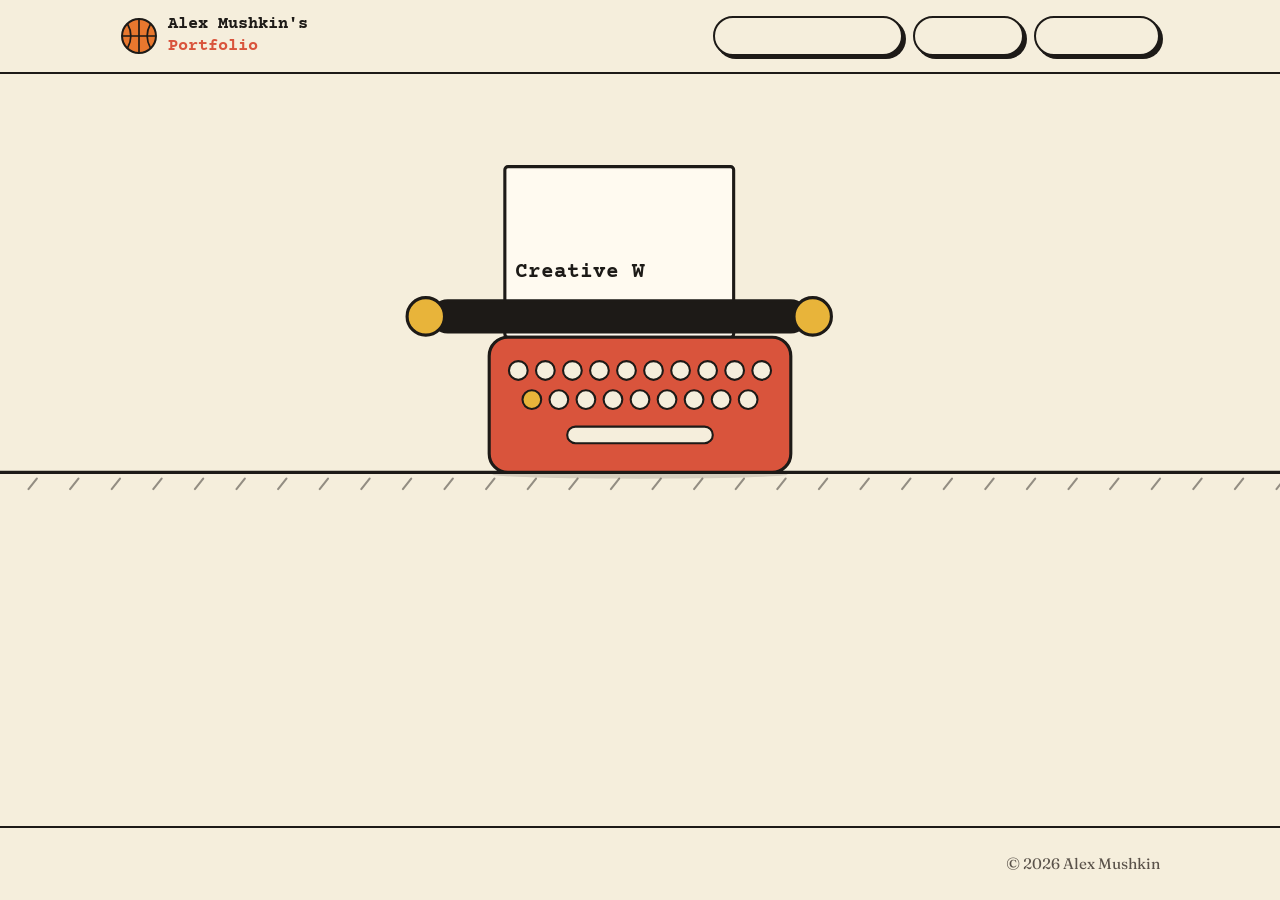
<file: index.html>
<!doctype html>
<html lang="en">
<head>
  <meta charset="utf-8">
  <meta name="viewport" content="width=device-width, initial-scale=1">
  <link rel="preconnect" href="https://fonts.googleapis.com">
  <link rel="preconnect" href="https://fonts.gstatic.com" crossorigin>
  <link href="https://fonts.googleapis.com/css2?family=Courier+Prime:wght@700&family=Fraunces:opsz,wght@9..144,400;9..144,600;9..144,700;9..144,800;9..144,900&family=Newsreader:ital,opsz,wght@0,6..72,400;0,6..72,500;1,6..72,400&display=swap" rel="stylesheet">
  <link rel="stylesheet" href="css/styles.css?v=27">
  <title>Alex Mushkin's Portfolio</title>
</head>
<body>
  <div id="site-header"></div>

  <main>
    <section class="hero">
      <!-- The title shows in the header; this copy is for screen readers and search engines. -->
      <h1 class="visually-hidden">Alex Mushkin's Portfolio</h1>

      <div class="stage-area">
        <!-- Drawn and animated by js/hero-animation.js -->
        <svg id="stage" class="stage" viewBox="0 0 1000 420" role="img" tabindex="0"
             aria-label="A typewriter types Creative Writing, Sports and Projects; scissors cut them out and they float up into the menu. A stick figure dribbles the typewriter until it turns into a basketball, then hops down into the footer, still dribbling. Click to pause.">
          <g id="scene">
            <line id="ground" class="ink" x1="-3000" y1="360" x2="4000" y2="360"/>
            <g id="ground-ticks"></g>

            <ellipse id="ball-shadow" class="shadow" cx="500" cy="362" rx="20" ry="4"/>

            <!-- typewriter -->
            <g id="tw-paper">
              <rect class="ink paper" x="390" y="66" width="220" height="164" rx="3"/>
              <text id="tw-line1" class="typed" x="400" y="172"></text>
              <text id="tw-line2" class="typed" x="400" y="198"></text>
              <text id="tw-line3" class="typed" x="400" y="224"></text>
            </g>
            <g id="tw-roller">
              <rect class="ink roller" x="320" y="195" width="360" height="30" rx="15"/>
              <circle class="ink knob" cx="314" cy="210" r="18"/>
              <circle class="ink knob" cx="686" cy="210" r="18"/>
            </g>
            <rect id="tw-body" class="ink" x="355" y="230" width="290" height="130" rx="18"/>
            <g id="tw-keys"></g>

            <!-- stick figure -->
            <g id="figure" class="figure">
              <polyline id="arm-back"/>
              <polyline id="leg-back"/>
              <line id="torso"/>
              <polyline id="leg-front"/>
              <circle id="head" r="13"/>
              <circle id="eye-l" class="eye" r="1.8"/>
              <circle id="eye-r" class="eye" r="1.8"/>
              <polyline id="arm-front"/>
            </g>

            <!-- ball (appears once the typewriter finishes morphing) -->
            <g id="ball">
              <circle class="ink ball-fill" r="25"/>
              <path class="seam" d="M0,-25V25M-25,0H25M-17,-18Q-7,0 -17,18M17,-18Q7,0 17,18"/>
            </g>
          </g>
        </svg>

        <!-- Bio, shown once the animation ends -->
        <div id="after-shot" class="after-shot">
          <div class="wrap">
            <p class="bio">I am currently pursuing a master's in Sports Industry Management at Georgetown University. I like operating at the cross-section of art, athletics, and technology and want to build something meaningful in these spaces.</p>
          </div>
        </div>
      </div>
    </section>
  </main>

  <div id="site-footer"></div>
  <script src="js/site.js?v=27"></script>
  <script src="js/quirks.js?v=27"></script>
  <script src="js/hero-animation.js?v=27"></script>
</body>
</html>
</file>
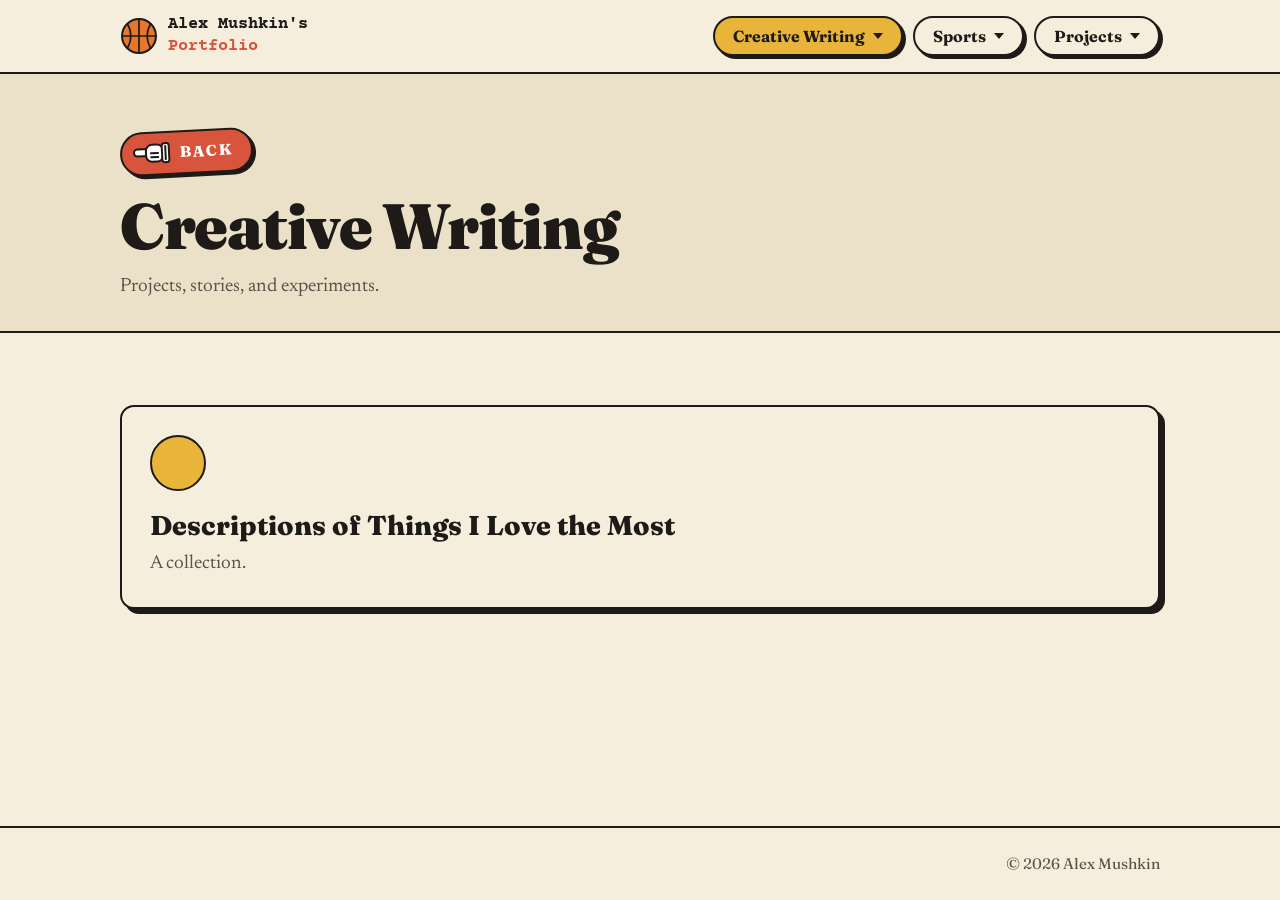
<file: creative-writing.html>
<!doctype html>
<html lang="en">
<head>
  <meta charset="utf-8">
  <meta name="viewport" content="width=device-width, initial-scale=1">
  <link rel="preconnect" href="https://fonts.googleapis.com">
  <link rel="preconnect" href="https://fonts.gstatic.com" crossorigin>
  <link href="https://fonts.googleapis.com/css2?family=Courier+Prime:wght@700&family=Fraunces:opsz,wght@9..144,400;9..144,600;9..144,700;9..144,800;9..144,900&family=Newsreader:ital,opsz,wght@0,6..72,400;0,6..72,500;1,6..72,400&display=swap" rel="stylesheet">
  <link rel="stylesheet" href="css/styles.css?v=27">
  <title>Creative Writing · Alex Mushkin's Portfolio</title>
</head>
<body>
  <div id="site-header"></div>

  <main>
    <header class="page-head">
      <div class="wrap">
        <h1>Creative Writing</h1>
        <p>Projects, stories, and experiments.</p>
      </div>
    </header>

    <section class="page-body">
      <div class="wrap">
        <div class="cards">
          <a class="card" href="descriptions-of-things-i-love-the-most.html">
            <div class="swatch swatch-mustard"></div>
            <h3>Descriptions of Things I Love the Most</h3>
            <p>A collection.</p>
          </a>
        </div>
      </div>
    </section>
  </main>

  <div id="site-footer"></div>
  <script src="js/site.js?v=27"></script>
  <script src="js/quirks.js?v=27"></script>
</body>
</html>
</file>
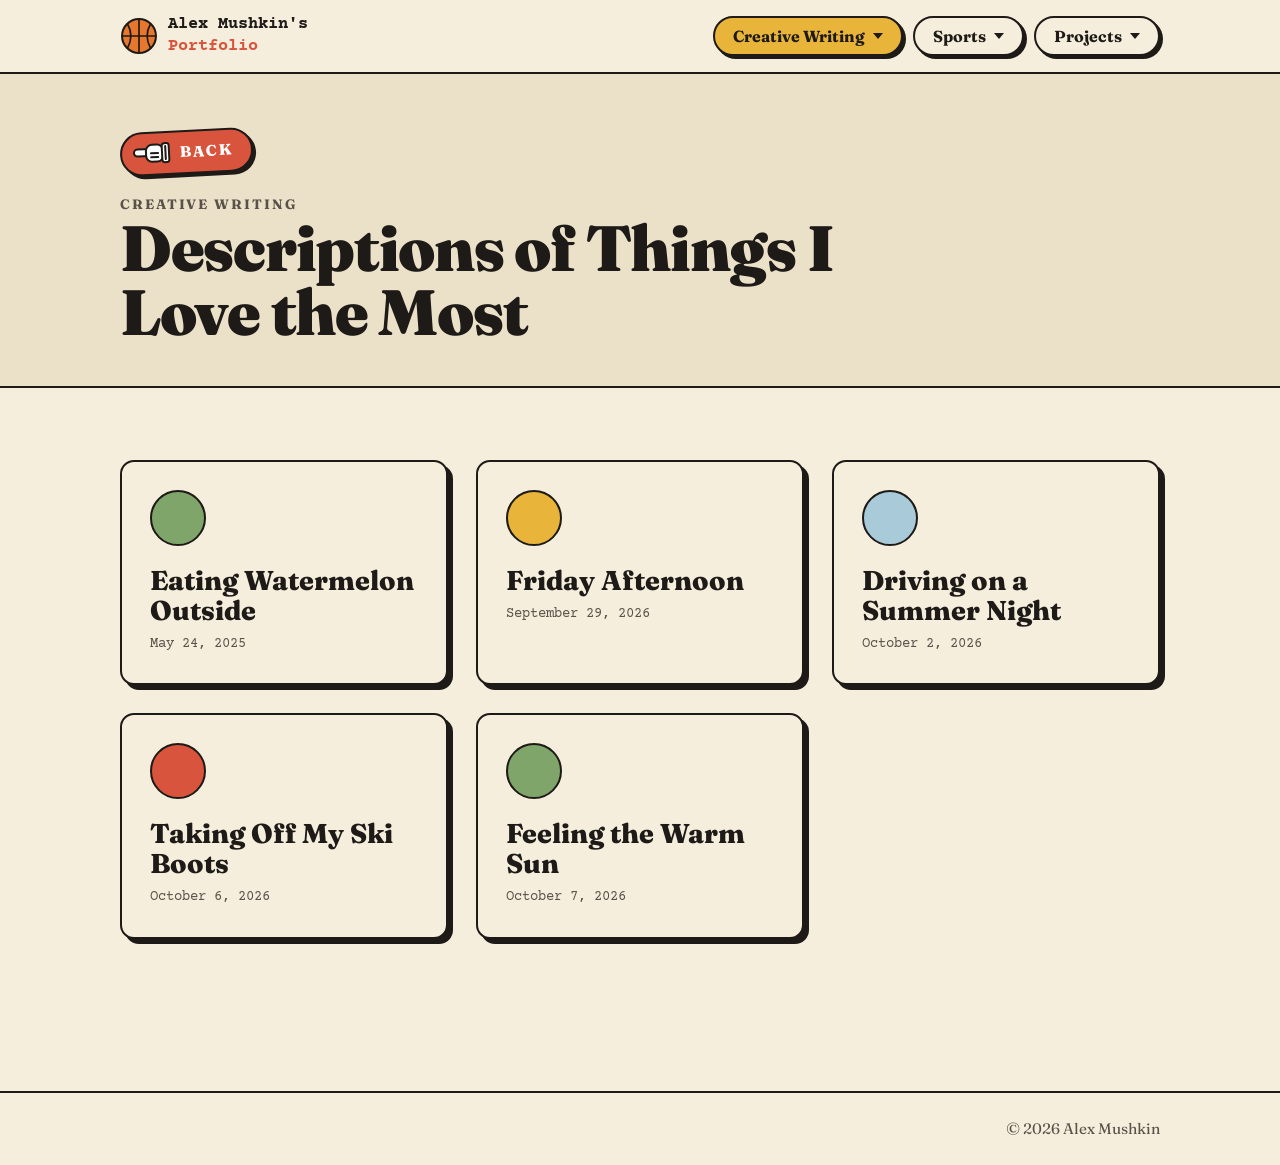
<file: descriptions-of-things-i-love-the-most.html>
<!doctype html>
<html lang="en">
<head>
  <meta charset="utf-8">
  <meta name="viewport" content="width=device-width, initial-scale=1">
  <link rel="preconnect" href="https://fonts.googleapis.com">
  <link rel="preconnect" href="https://fonts.gstatic.com" crossorigin>
  <link href="https://fonts.googleapis.com/css2?family=Courier+Prime:wght@700&family=Fraunces:opsz,wght@9..144,400;9..144,600;9..144,700;9..144,800;9..144,900&family=Newsreader:ital,opsz,wght@0,6..72,400;0,6..72,500;1,6..72,400&display=swap" rel="stylesheet">
  <link rel="stylesheet" href="css/styles.css?v=27">
  <title>Descriptions of Things I Love the Most · Alex Mushkin's Portfolio</title>
</head>
<body>
  <div id="site-header"></div>

  <main>
    <header class="page-head">
      <div class="wrap">
        <p class="eyebrow"><a href="creative-writing.html">Creative Writing</a></p>
        <h1>Descriptions of Things I Love the Most</h1>
      </div>
    </header>

    <section class="page-body">
      <div class="wrap">
        <div class="cards">
          <a class="card" href="eating-watermelon-outside.html">
            <div class="swatch swatch-grass"></div>
            <h3>Eating Watermelon Outside</h3>
          </a>
          <a class="card" href="friday-afternoon.html">
            <div class="swatch swatch-mustard"></div>
            <h3>Friday Afternoon</h3>
          </a>
          <a class="card" href="driving-on-a-summer-night.html">
            <div class="swatch swatch-sky"></div>
            <h3>Driving on a Summer Night</h3>
          </a>
          <a class="card" href="taking-off-my-ski-boots.html">
            <div class="swatch swatch-tomato"></div>
            <h3>Taking Off My Ski Boots</h3>
          </a>
          <a class="card" href="feeling-the-warm-sun.html">
            <div class="swatch swatch-grass"></div>
            <h3>Feeling the Warm Sun</h3>
          </a>
        </div>
      </div>
    </section>
  </main>

  <div id="site-footer"></div>
  <script src="js/site.js?v=27"></script>
  <script src="js/quirks.js?v=27"></script>
</body>
</html>
</file>
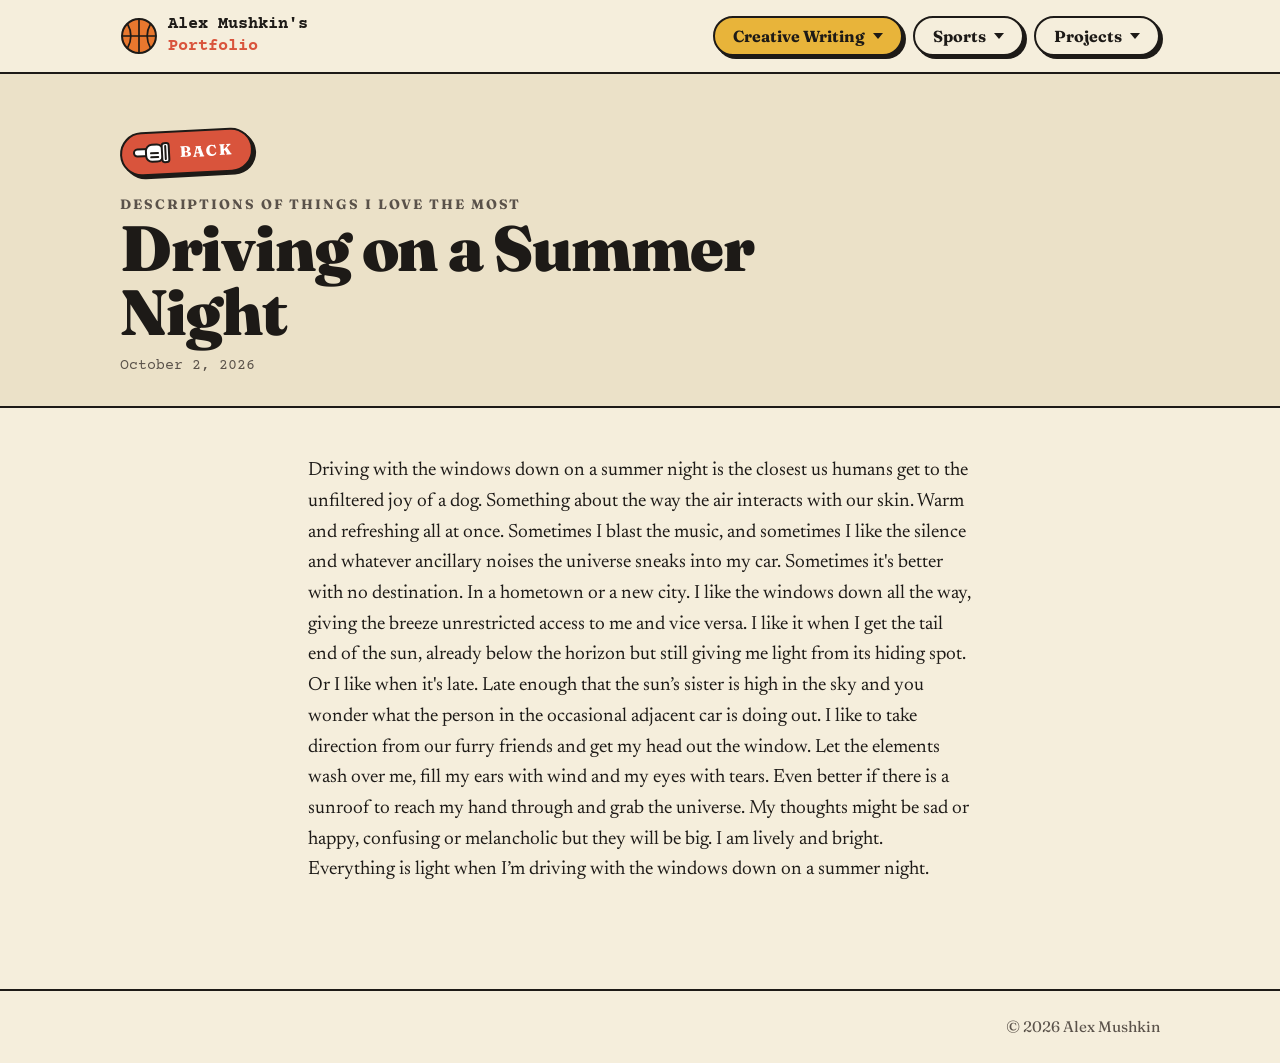
<file: driving-on-a-summer-night.html>
<!doctype html>
<html lang="en">
<head>
  <meta charset="utf-8">
  <meta name="viewport" content="width=device-width, initial-scale=1">
  <link rel="preconnect" href="https://fonts.googleapis.com">
  <link rel="preconnect" href="https://fonts.gstatic.com" crossorigin>
  <link href="https://fonts.googleapis.com/css2?family=Courier+Prime:wght@700&family=Fraunces:opsz,wght@9..144,400;9..144,600;9..144,700;9..144,800;9..144,900&family=Newsreader:ital,opsz,wght@0,6..72,400;0,6..72,500;1,6..72,400&display=swap" rel="stylesheet">
  <link rel="stylesheet" href="css/styles.css?v=27">
  <title>Driving on a Summer Night · Alex Mushkin's Portfolio</title>
</head>
<body>
  <div id="site-header"></div>

  <main>
    <header class="page-head">
      <div class="wrap">
        <p class="eyebrow"><a href="descriptions-of-things-i-love-the-most.html">Descriptions of Things I Love the Most</a></p>
        <h1>Driving on a Summer Night</h1>
      </div>
    </header>

    <article class="page-body">
      <div class="wrap prose">
        <p>Driving with the windows down on a summer night is the closest us humans get to the unfiltered joy of a dog. Something about the way the air interacts with our skin. Warm and refreshing all at once. Sometimes I blast the music, and sometimes I like the silence and whatever ancillary noises the universe sneaks into my car. Sometimes it's better with no destination. In a hometown or a new city. I like the windows down all the way, giving the breeze unrestricted access to me and vice versa. I like it when I get the tail end of the sun, already below the horizon but still giving me light from its hiding spot. Or I like when it's late. Late enough that the sun’s sister is high in the sky and you wonder what the person in the occasional adjacent car is doing out. I like to take direction from our furry friends and get my head out the window. Let the elements wash over me, fill my ears with wind and my eyes with tears. Even better if there is a sunroof to reach my hand through and grab the universe. My thoughts might be sad or happy, confusing or melancholic but they will be big. I am lively and bright. Everything is light when I’m driving with the windows down on a summer night.</p>
      </div>
    </article>
  </main>

  <div id="site-footer"></div>
  <script src="js/site.js?v=27"></script>
  <script src="js/quirks.js?v=27"></script>
</body>
</html>
</file>
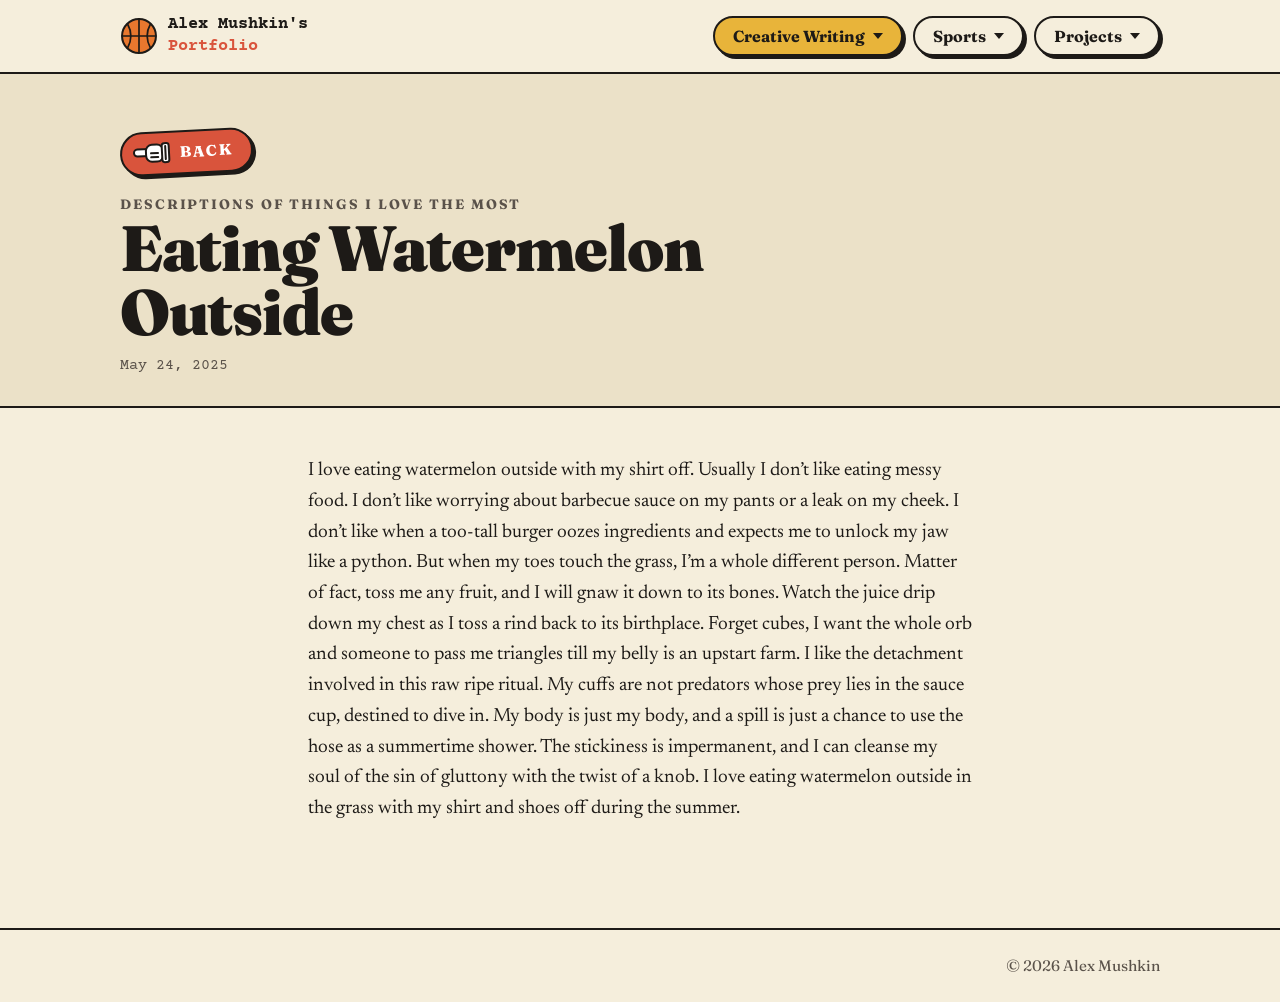
<file: eating-watermelon-outside.html>
<!doctype html>
<html lang="en">
<head>
  <meta charset="utf-8">
  <meta name="viewport" content="width=device-width, initial-scale=1">
  <link rel="preconnect" href="https://fonts.googleapis.com">
  <link rel="preconnect" href="https://fonts.gstatic.com" crossorigin>
  <link href="https://fonts.googleapis.com/css2?family=Courier+Prime:wght@700&family=Fraunces:opsz,wght@9..144,400;9..144,600;9..144,700;9..144,800;9..144,900&family=Newsreader:ital,opsz,wght@0,6..72,400;0,6..72,500;1,6..72,400&display=swap" rel="stylesheet">
  <link rel="stylesheet" href="css/styles.css?v=27">
  <title>Eating Watermelon Outside · Alex Mushkin's Portfolio</title>
</head>
<body>
  <div id="site-header"></div>

  <main>
    <header class="page-head">
      <div class="wrap">
        <p class="eyebrow"><a href="descriptions-of-things-i-love-the-most.html">Descriptions of Things I Love the Most</a></p>
        <h1>Eating Watermelon Outside</h1>
      </div>
    </header>

    <article class="page-body">
      <div class="wrap prose">
        <p>I love eating watermelon outside with my shirt off. Usually I don’t like eating messy food. I don’t like worrying about barbecue sauce on my pants or a leak on my cheek. I don’t like when a too-tall burger oozes ingredients and expects me to unlock my jaw like a python. But when my toes touch the grass, I’m a whole different person. Matter of fact, toss me any fruit, and I will gnaw it down to its bones. Watch the juice drip down my chest as I toss a rind back to its birthplace. Forget cubes, I want the whole orb and someone to pass me triangles till my belly is an upstart farm. I like the detachment involved in this raw ripe ritual. My cuffs are not predators whose prey lies in the sauce cup, destined to dive in. My body is just my body, and a spill is just a chance to use the hose as a summertime shower. The stickiness is impermanent, and I can cleanse my soul of the sin of gluttony with the twist of a knob. I love eating watermelon outside in the grass with my shirt and shoes off during the summer.</p>
      </div>
    </article>
  </main>

  <div id="site-footer"></div>
  <script src="js/site.js?v=27"></script>
  <script src="js/quirks.js?v=27"></script>
</body>
</html>
</file>
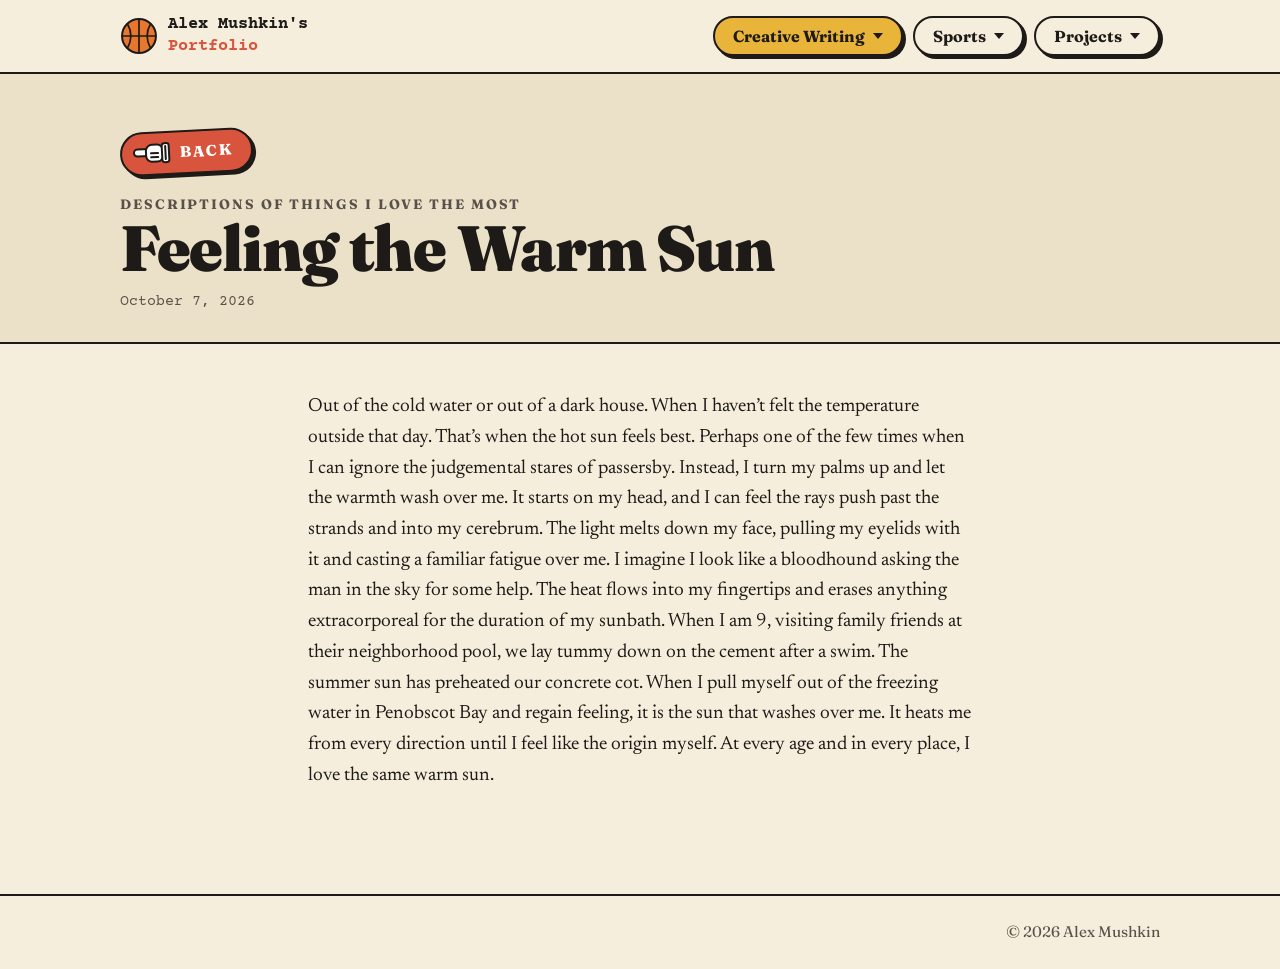
<file: feeling-the-warm-sun.html>
<!doctype html>
<html lang="en">
<head>
  <meta charset="utf-8">
  <meta name="viewport" content="width=device-width, initial-scale=1">
  <link rel="preconnect" href="https://fonts.googleapis.com">
  <link rel="preconnect" href="https://fonts.gstatic.com" crossorigin>
  <link href="https://fonts.googleapis.com/css2?family=Courier+Prime:wght@700&family=Fraunces:opsz,wght@9..144,400;9..144,600;9..144,700;9..144,800;9..144,900&family=Newsreader:ital,opsz,wght@0,6..72,400;0,6..72,500;1,6..72,400&display=swap" rel="stylesheet">
  <link rel="stylesheet" href="css/styles.css?v=27">
  <title>Feeling the Warm Sun · Alex Mushkin's Portfolio</title>
</head>
<body>
  <div id="site-header"></div>

  <main>
    <header class="page-head">
      <div class="wrap">
        <p class="eyebrow"><a href="descriptions-of-things-i-love-the-most.html">Descriptions of Things I Love the Most</a></p>
        <h1>Feeling the Warm Sun</h1>
      </div>
    </header>

    <article class="page-body">
      <div class="wrap prose">
        <p>Out of the cold water or out of a dark house. When I haven’t felt the temperature outside that day. That’s when the hot sun feels best. Perhaps one of the few times when I can ignore the judgemental stares of passersby. Instead, I turn my palms up and let the warmth wash over me. It starts on my head, and I can feel the rays push past the strands and into my cerebrum. The light melts down my face, pulling my eyelids with it and casting a familiar fatigue over me. I imagine I look like a bloodhound asking the man in the sky for some help. The heat flows into my fingertips and erases anything extracorporeal for the duration of my sunbath. When I am 9, visiting family friends at their neighborhood pool, we lay tummy down on the cement after a swim. The summer sun has preheated our concrete cot. When I pull myself out of the freezing water in Penobscot Bay and regain feeling, it is the sun that washes over me. It heats me from every direction until I feel like the origin myself. At every age and in every place, I love the same warm sun.</p>
      </div>
    </article>
  </main>

  <div id="site-footer"></div>
  <script src="js/site.js?v=27"></script>
  <script src="js/quirks.js?v=27"></script>
</body>
</html>
</file>
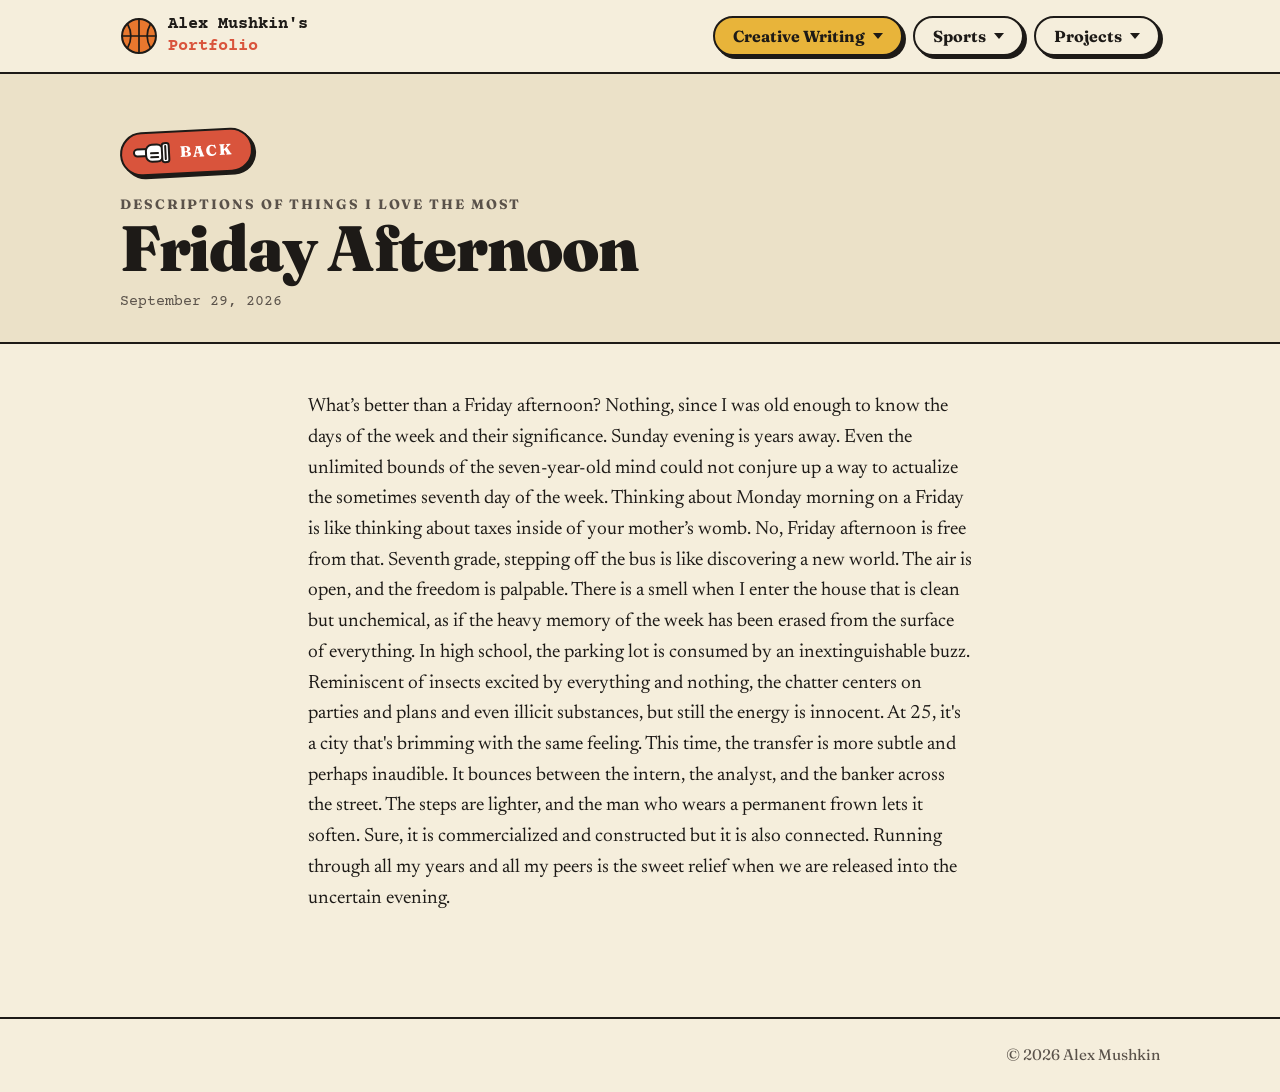
<file: friday-afternoon.html>
<!doctype html>
<html lang="en">
<head>
  <meta charset="utf-8">
  <meta name="viewport" content="width=device-width, initial-scale=1">
  <link rel="preconnect" href="https://fonts.googleapis.com">
  <link rel="preconnect" href="https://fonts.gstatic.com" crossorigin>
  <link href="https://fonts.googleapis.com/css2?family=Courier+Prime:wght@700&family=Fraunces:opsz,wght@9..144,400;9..144,600;9..144,700;9..144,800;9..144,900&family=Newsreader:ital,opsz,wght@0,6..72,400;0,6..72,500;1,6..72,400&display=swap" rel="stylesheet">
  <link rel="stylesheet" href="css/styles.css?v=27">
  <title>Friday Afternoon · Alex Mushkin's Portfolio</title>
</head>
<body>
  <div id="site-header"></div>

  <main>
    <header class="page-head">
      <div class="wrap">
        <p class="eyebrow"><a href="descriptions-of-things-i-love-the-most.html">Descriptions of Things I Love the Most</a></p>
        <h1>Friday Afternoon</h1>
      </div>
    </header>

    <article class="page-body">
      <div class="wrap prose">
        <p>What’s better than a Friday afternoon? Nothing, since I was old enough to know the days of the week and their significance. Sunday evening is years away. Even the unlimited bounds of the seven-year-old mind could not conjure up a way to actualize the sometimes seventh day of the week. Thinking about Monday morning on a Friday is like thinking about taxes inside of your mother’s womb. No, Friday afternoon is free from that. Seventh grade, stepping off the bus is like discovering a new world. The air is open, and the freedom is palpable. There is a smell when I enter the house that is clean but unchemical, as if the heavy memory of the week has been erased from the surface of everything. In high school, the parking lot is consumed by an inextinguishable buzz. Reminiscent of insects excited by everything and nothing, the chatter centers on parties and plans and even illicit substances, but still the energy is innocent. At 25, it's a city that's brimming with the same feeling. This time, the transfer is more subtle and perhaps inaudible. It bounces between the intern, the analyst, and the banker across the street. The steps are lighter, and the man who wears a permanent frown lets it soften. Sure, it is commercialized and constructed but it is also connected. Running through all my years and all my peers is the sweet relief when we are released into the uncertain evening.</p>
      </div>
    </article>
  </main>

  <div id="site-footer"></div>
  <script src="js/site.js?v=27"></script>
  <script src="js/quirks.js?v=27"></script>
</body>
</html>
</file>
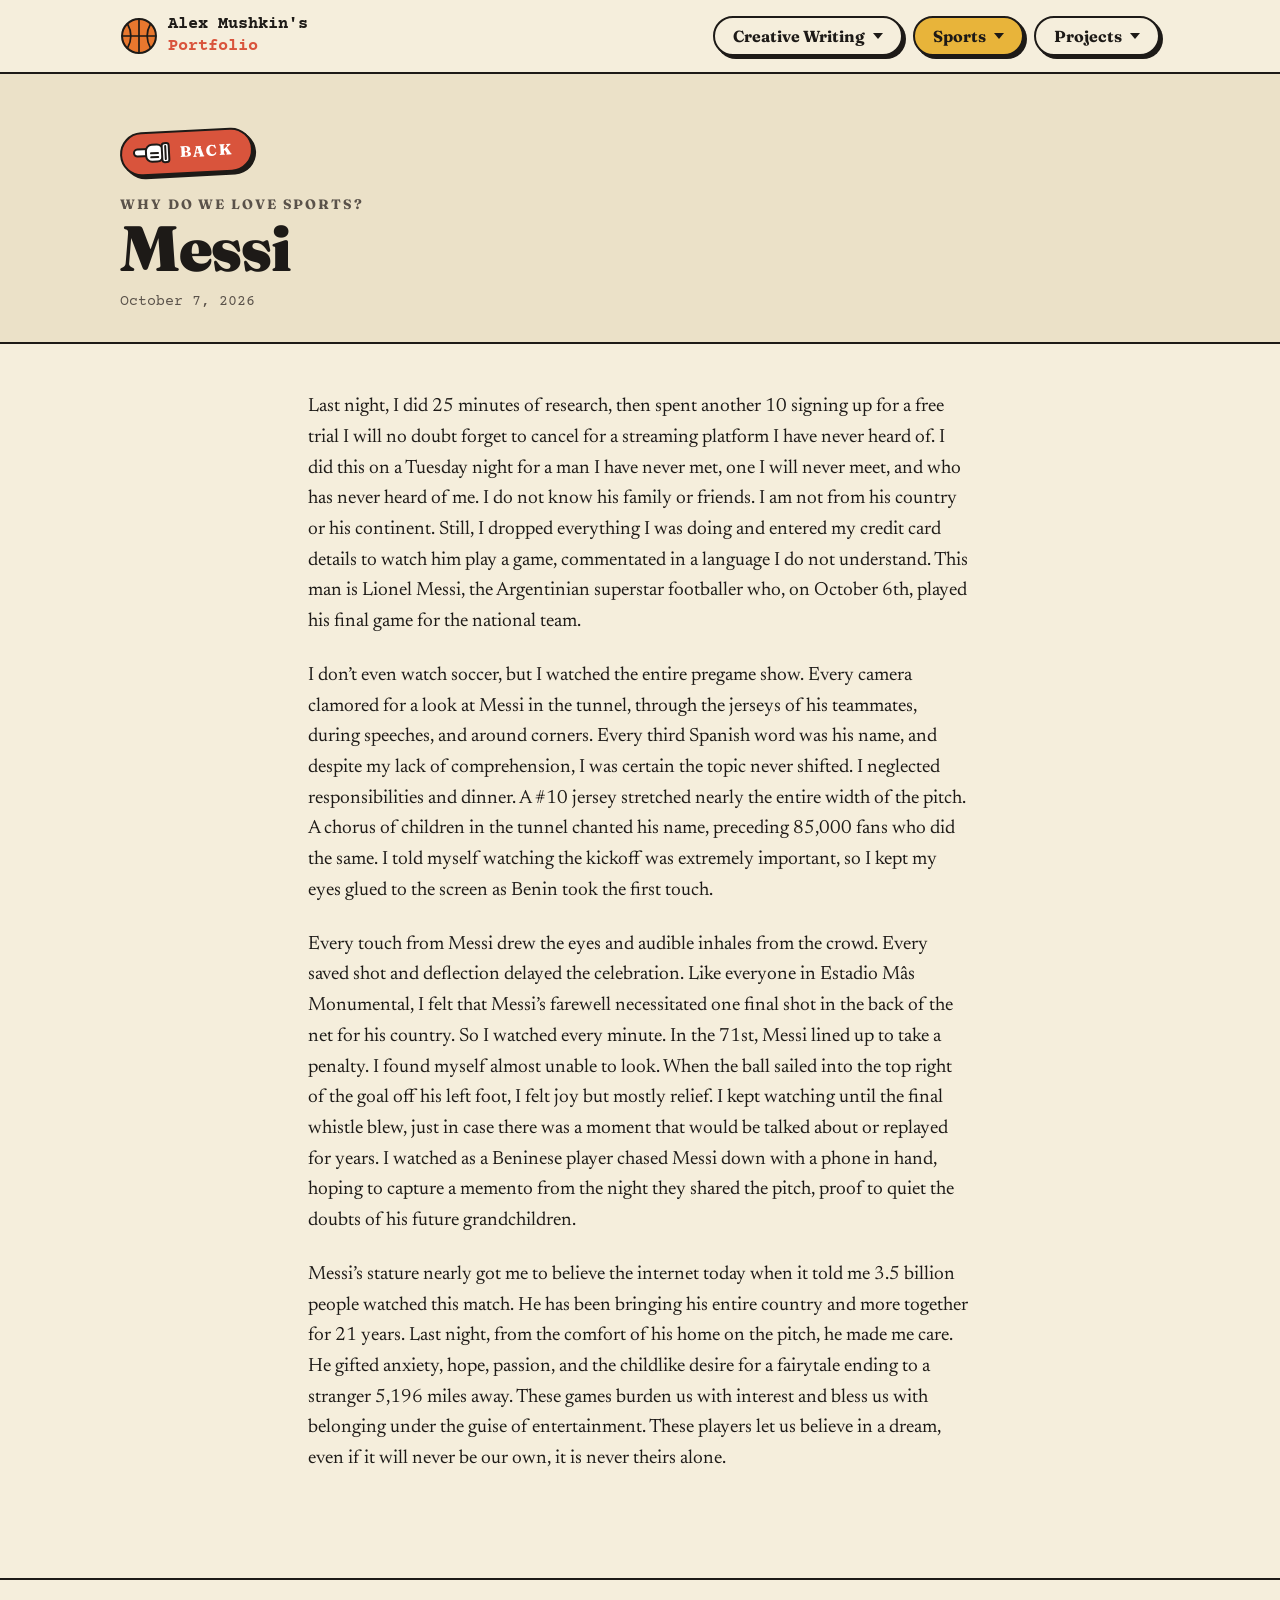
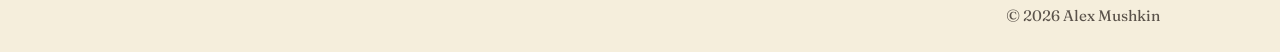
<file: messi.html>
<!doctype html>
<html lang="en">
<head>
  <meta charset="utf-8">
  <meta name="viewport" content="width=device-width, initial-scale=1">
  <link rel="preconnect" href="https://fonts.googleapis.com">
  <link rel="preconnect" href="https://fonts.gstatic.com" crossorigin>
  <link href="https://fonts.googleapis.com/css2?family=Courier+Prime:wght@700&family=Fraunces:opsz,wght@9..144,400;9..144,600;9..144,700;9..144,800;9..144,900&family=Newsreader:ital,opsz,wght@0,6..72,400;0,6..72,500;1,6..72,400&display=swap" rel="stylesheet">
  <link rel="stylesheet" href="css/styles.css?v=27">
  <title>Messi · Alex Mushkin's Portfolio</title>
</head>
<body>
  <div id="site-header"></div>

  <main>
    <header class="page-head">
      <div class="wrap">
        <p class="eyebrow"><a href="why-do-we-love-sports.html">Why Do We Love Sports?</a></p>
        <h1>Messi</h1>
      </div>
    </header>

    <article class="page-body">
      <div class="wrap prose">
        <p>Last night, I did 25 minutes of research, then spent another 10 signing up for a free trial I will no doubt forget to cancel for a streaming platform I have never heard of. I did this on a Tuesday night for a man I have never met, one I will never meet, and who has never heard of me. I do not know his family or friends. I am not from his country or his continent. Still, I dropped everything I was doing and entered my credit card details to watch him play a game, commentated in a language I do not understand. This man is Lionel Messi, the Argentinian superstar footballer who, on October 6th, played his final game for the national team.</p>
        <p>I don’t even watch soccer, but I watched the entire pregame show. Every camera clamored for a look at Messi in the tunnel, through the jerseys of his teammates, during speeches, and around corners. Every third Spanish word was his name, and despite my lack of comprehension, I was certain the topic never shifted. I neglected responsibilities and dinner. A #10 jersey stretched nearly the entire width of the pitch. A chorus of children in the tunnel chanted his name, preceding 85,000 fans who did the same. I told myself watching the kickoff was extremely important, so I kept my eyes glued to the screen as Benin took the first touch.</p>
        <p>Every touch from Messi drew the eyes and audible inhales from the crowd. Every saved shot and deflection delayed the celebration. Like everyone in Estadio Mâs Monumental, I felt that Messi’s farewell necessitated one final shot in the back of the net for his country. So I watched every minute. In the 71st, Messi lined up to take a penalty. I found myself almost unable to look. When the ball sailed into the top right of the goal off his left foot, I felt joy but mostly relief. I kept watching until the final whistle blew, just in case there was a moment that would be talked about or replayed for years. I watched as a Beninese player chased Messi down with a phone in hand, hoping to capture a memento from the night they shared the pitch, proof to quiet the doubts of his future grandchildren.</p>
        <p>Messi’s stature nearly got me to believe the internet today when it told me 3.5 billion people watched this match. He has been bringing his entire country and more together for 21 years. Last night, from the comfort of his home on the pitch, he made me care. He gifted anxiety, hope, passion, and the childlike desire for a fairytale ending to a stranger 5,196 miles away. These games burden us with interest and bless us with belonging under the guise of entertainment. These players let us believe in a dream, even if it will never be our own, it is never theirs alone.</p>
      </div>
    </article>
  </main>

  <div id="site-footer"></div>
  <script src="js/site.js?v=27"></script>
  <script src="js/quirks.js?v=27"></script>
</body>
</html>
</file>
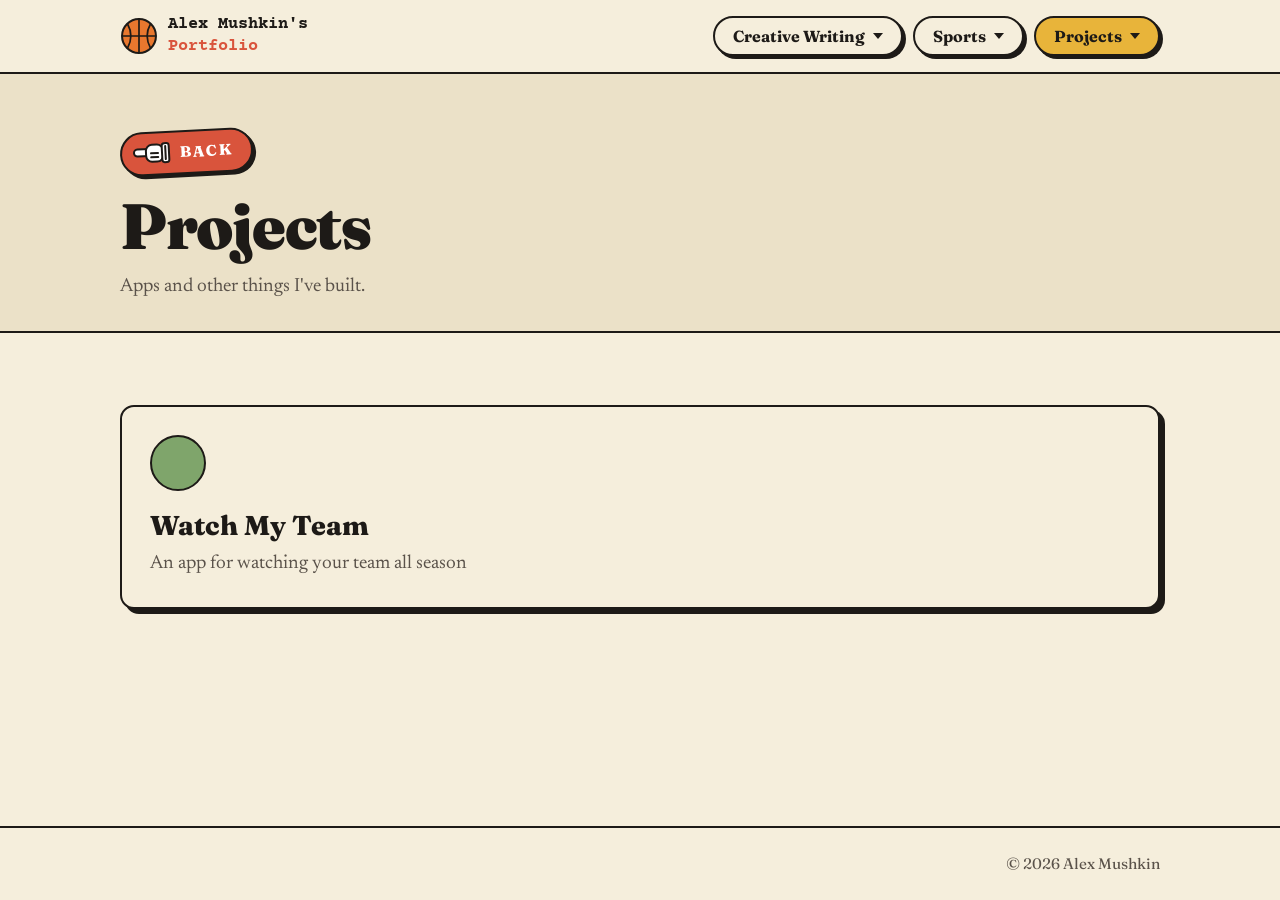
<file: projects.html>
<!doctype html>
<html lang="en">
<head>
  <meta charset="utf-8">
  <meta name="viewport" content="width=device-width, initial-scale=1">
  <link rel="preconnect" href="https://fonts.googleapis.com">
  <link rel="preconnect" href="https://fonts.gstatic.com" crossorigin>
  <link href="https://fonts.googleapis.com/css2?family=Courier+Prime:wght@700&family=Fraunces:opsz,wght@9..144,400;9..144,600;9..144,700;9..144,800;9..144,900&family=Newsreader:ital,opsz,wght@0,6..72,400;0,6..72,500;1,6..72,400&display=swap" rel="stylesheet">
  <link rel="stylesheet" href="css/styles.css?v=27">
  <title>Projects · Alex Mushkin's Portfolio</title>
</head>
<body>
  <div id="site-header"></div>

  <main>
    <header class="page-head">
      <div class="wrap">
        <h1>Projects</h1>
        <p>Apps and other things I've built.</p>
      </div>
    </header>

    <section class="page-body">
      <div class="wrap">
        <div class="cards">
          <a class="card" href="watch-my-team.html">
            <div class="swatch swatch-grass"></div>
            <h3>Watch My Team</h3>
            <p>An app for watching your team all season</p>
          </a>
        </div>
      </div>
    </section>
  </main>

  <div id="site-footer"></div>
  <script src="js/site.js?v=27"></script>
  <script src="js/quirks.js?v=27"></script>
</body>
</html>
</file>
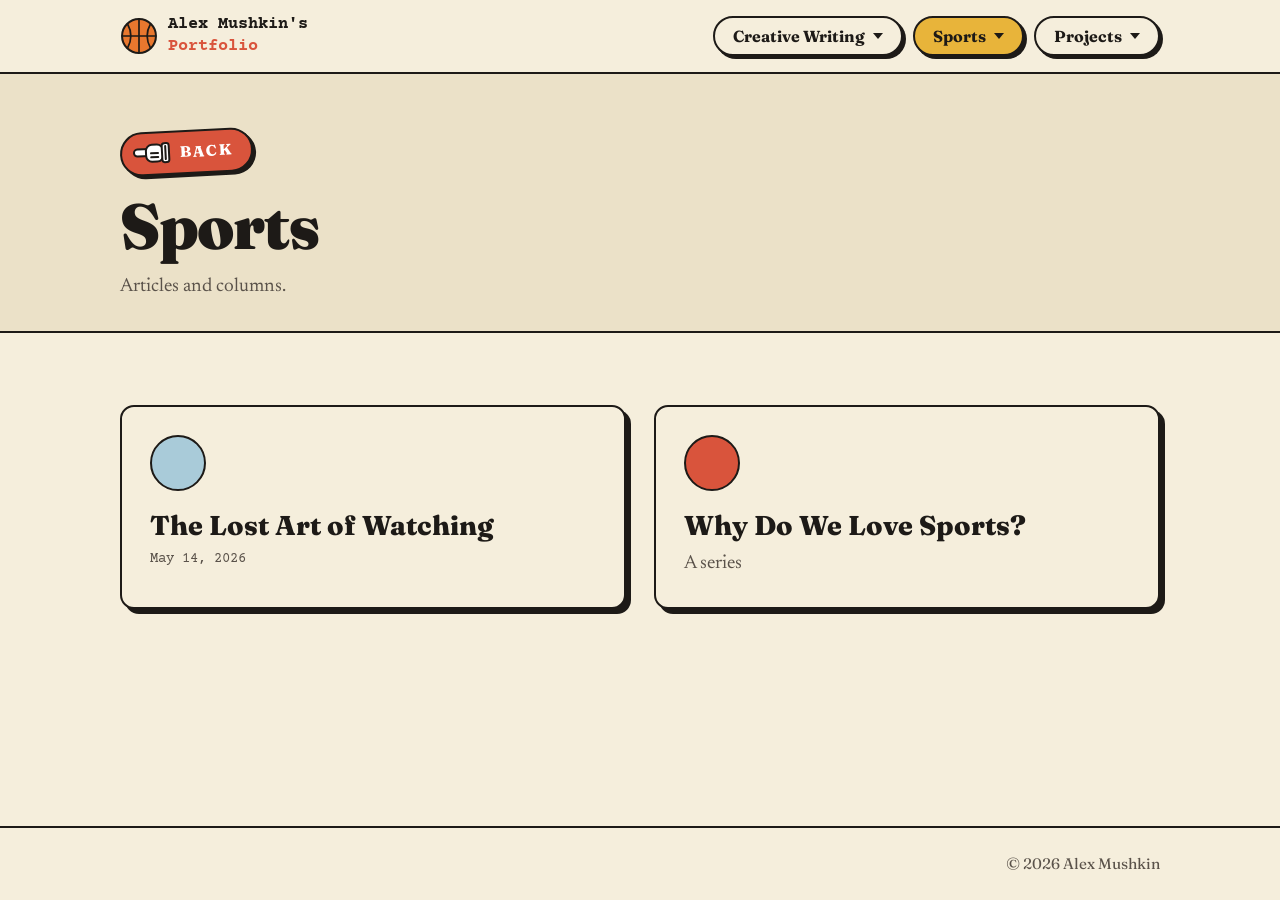
<file: sports.html>
<!doctype html>
<html lang="en">
<head>
  <meta charset="utf-8">
  <meta name="viewport" content="width=device-width, initial-scale=1">
  <link rel="preconnect" href="https://fonts.googleapis.com">
  <link rel="preconnect" href="https://fonts.gstatic.com" crossorigin>
  <link href="https://fonts.googleapis.com/css2?family=Courier+Prime:wght@700&family=Fraunces:opsz,wght@9..144,400;9..144,600;9..144,700;9..144,800;9..144,900&family=Newsreader:ital,opsz,wght@0,6..72,400;0,6..72,500;1,6..72,400&display=swap" rel="stylesheet">
  <link rel="stylesheet" href="css/styles.css?v=27">
  <title>Sports · Alex Mushkin's Portfolio</title>
</head>
<body>
  <div id="site-header"></div>

  <main>
    <header class="page-head">
      <div class="wrap">
        <h1>Sports</h1>
        <p>Articles and columns.</p>
      </div>
    </header>

    <section class="page-body">
      <div class="wrap">
        <div class="cards">
          <a class="card" href="the-lost-art-of-watching.html">
            <div class="swatch swatch-sky"></div>
            <h3>The Lost Art of Watching</h3>
          </a>
          <a class="card" href="why-do-we-love-sports.html">
            <div class="swatch swatch-tomato"></div>
            <h3>Why Do We Love Sports?</h3>
            <p>A series</p>
          </a>
        </div>
      </div>
    </section>
  </main>

  <div id="site-footer"></div>
  <script src="js/site.js?v=27"></script>
  <script src="js/quirks.js?v=27"></script>
</body>
</html>
</file>
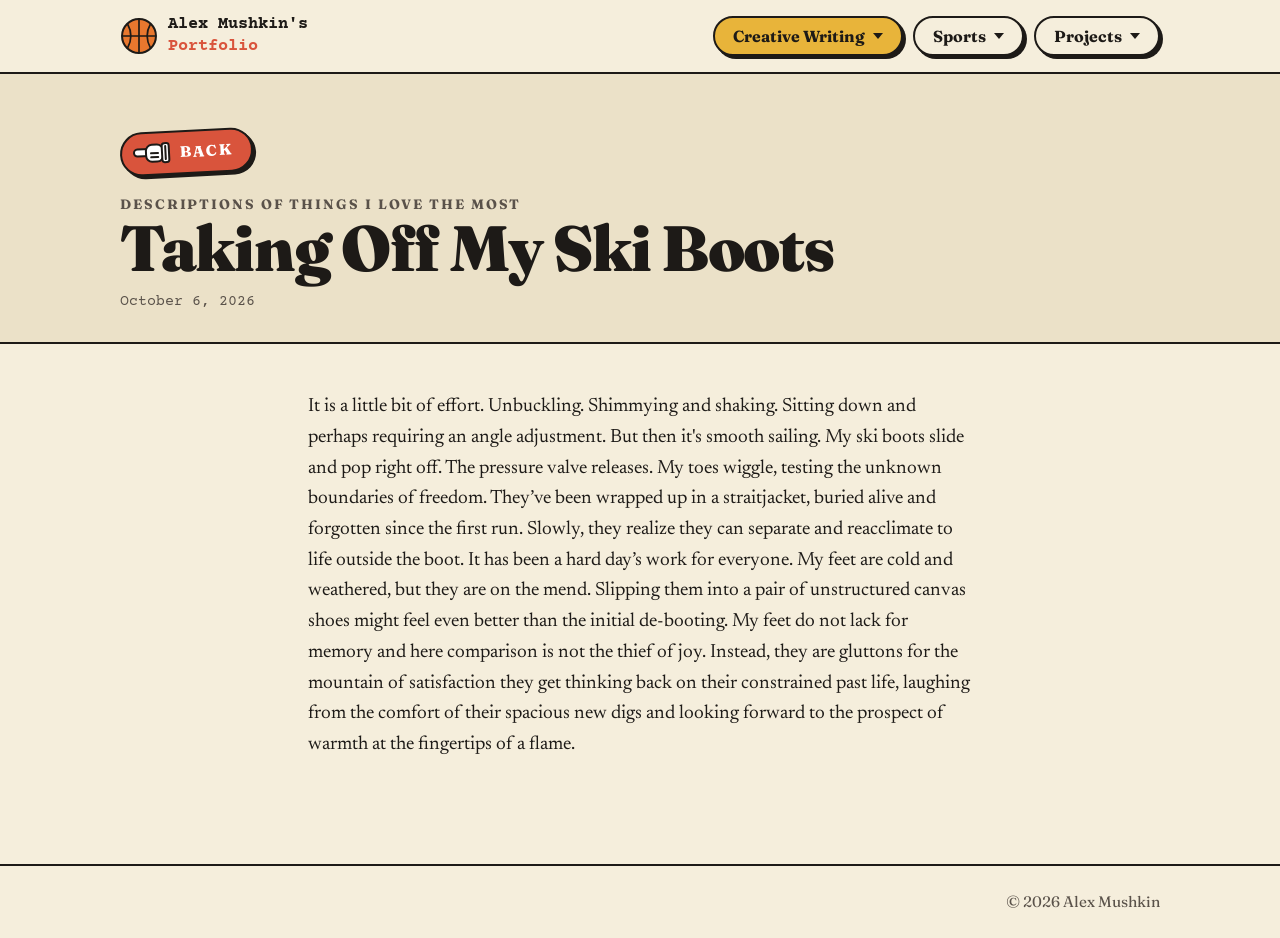
<file: taking-off-my-ski-boots.html>
<!doctype html>
<html lang="en">
<head>
  <meta charset="utf-8">
  <meta name="viewport" content="width=device-width, initial-scale=1">
  <link rel="preconnect" href="https://fonts.googleapis.com">
  <link rel="preconnect" href="https://fonts.gstatic.com" crossorigin>
  <link href="https://fonts.googleapis.com/css2?family=Courier+Prime:wght@700&family=Fraunces:opsz,wght@9..144,400;9..144,600;9..144,700;9..144,800;9..144,900&family=Newsreader:ital,opsz,wght@0,6..72,400;0,6..72,500;1,6..72,400&display=swap" rel="stylesheet">
  <link rel="stylesheet" href="css/styles.css?v=27">
  <title>Taking Off My Ski Boots · Alex Mushkin's Portfolio</title>
</head>
<body>
  <div id="site-header"></div>

  <main>
    <header class="page-head">
      <div class="wrap">
        <p class="eyebrow"><a href="descriptions-of-things-i-love-the-most.html">Descriptions of Things I Love the Most</a></p>
        <h1>Taking Off My Ski Boots</h1>
      </div>
    </header>

    <article class="page-body">
      <div class="wrap prose">
        <p>It is a little bit of effort. Unbuckling. Shimmying and shaking. Sitting down and perhaps requiring an angle adjustment. But then it's smooth sailing. My ski boots slide and pop right off. The pressure valve releases. My toes wiggle, testing the unknown boundaries of freedom. They’ve been wrapped up in a straitjacket, buried alive and forgotten since the first run. Slowly, they realize they can separate and reacclimate to life outside the boot. It has been a hard day’s work for everyone. My feet are cold and weathered, but they are on the mend. Slipping them into a pair of unstructured canvas shoes might feel even better than the initial de-booting. My feet do not lack for memory and here comparison is not the thief of joy. Instead, they are gluttons for the mountain of satisfaction they get thinking back on their constrained past life, laughing from the comfort of their spacious new digs and looking forward to the prospect of warmth at the fingertips of a flame.</p>
      </div>
    </article>
  </main>

  <div id="site-footer"></div>
  <script src="js/site.js?v=27"></script>
  <script src="js/quirks.js?v=27"></script>
</body>
</html>
</file>
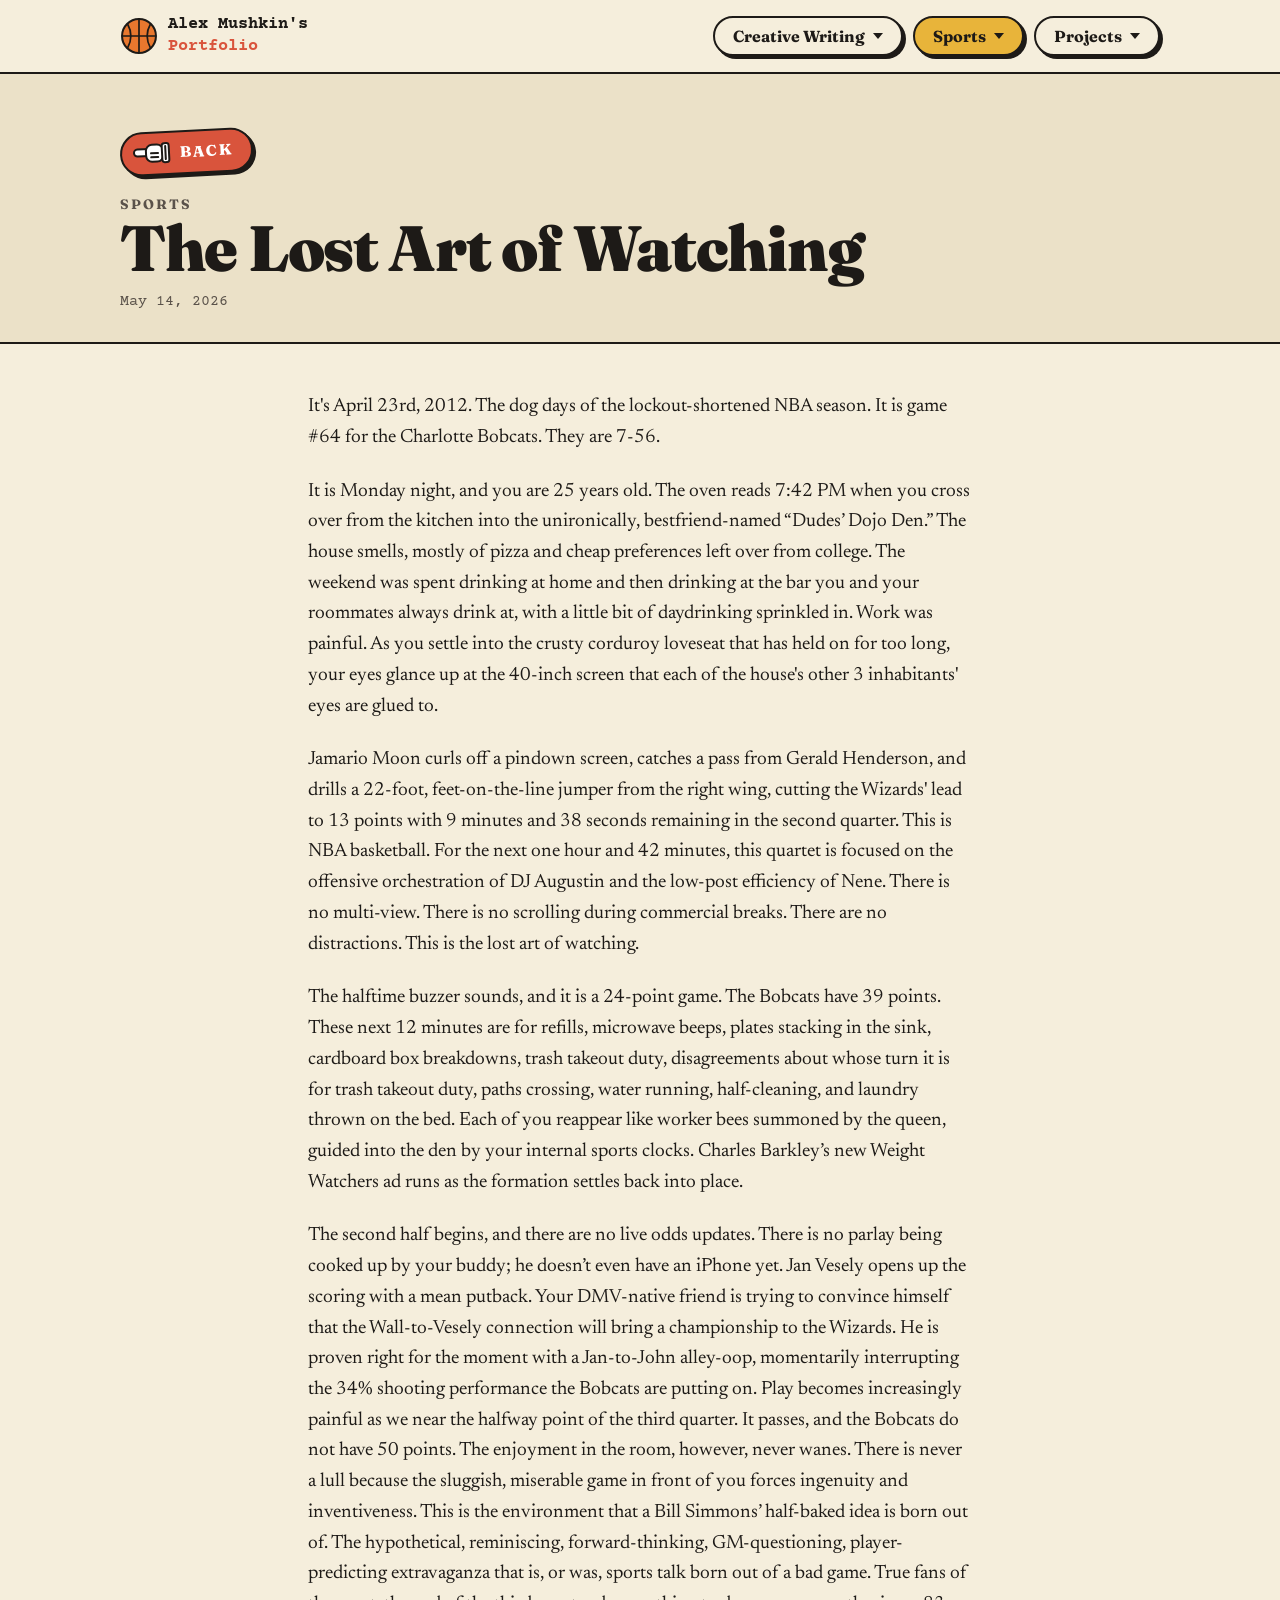
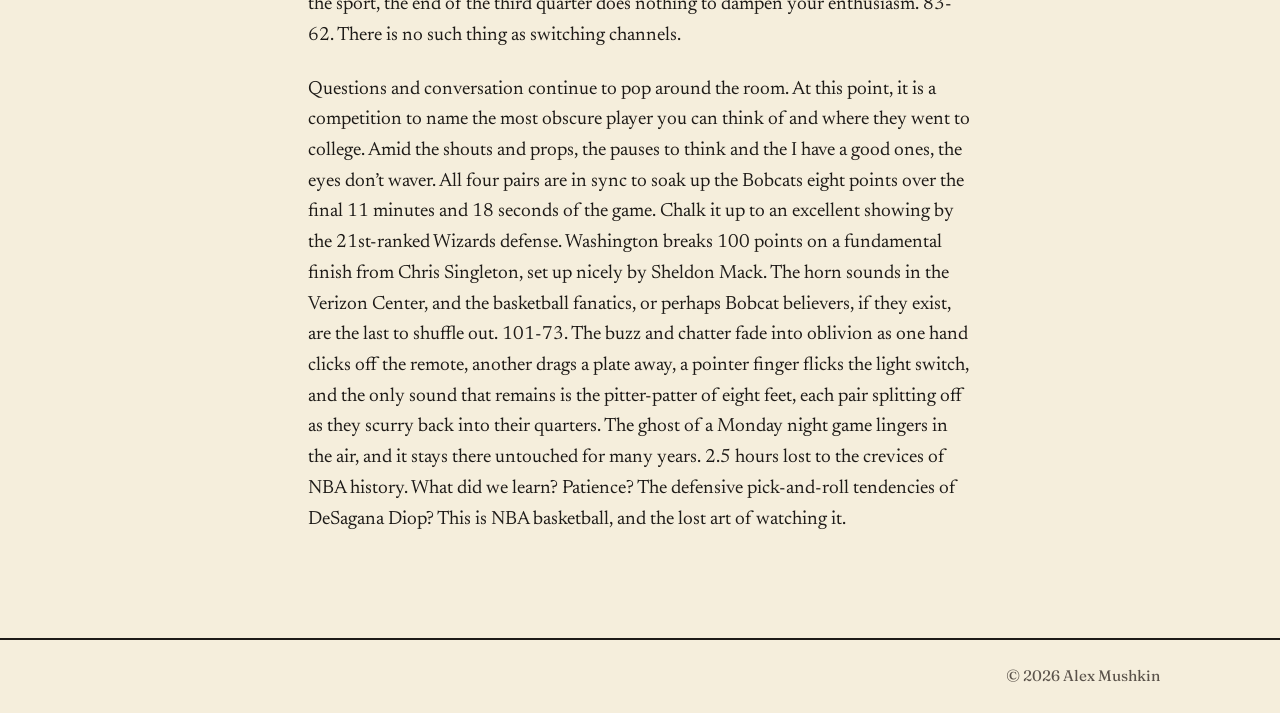
<file: the-lost-art-of-watching.html>
<!doctype html>
<html lang="en">
<head>
  <meta charset="utf-8">
  <meta name="viewport" content="width=device-width, initial-scale=1">
  <link rel="preconnect" href="https://fonts.googleapis.com">
  <link rel="preconnect" href="https://fonts.gstatic.com" crossorigin>
  <link href="https://fonts.googleapis.com/css2?family=Courier+Prime:wght@700&family=Fraunces:opsz,wght@9..144,400;9..144,600;9..144,700;9..144,800;9..144,900&family=Newsreader:ital,opsz,wght@0,6..72,400;0,6..72,500;1,6..72,400&display=swap" rel="stylesheet">
  <link rel="stylesheet" href="css/styles.css?v=27">
  <title>The Lost Art of Watching · Alex Mushkin's Portfolio</title>
</head>
<body>
  <div id="site-header"></div>

  <main>
    <header class="page-head">
      <div class="wrap">
        <p class="eyebrow"><a href="sports.html">Sports</a></p>
        <h1>The Lost Art of Watching</h1>
      </div>
    </header>

    <article class="page-body">
      <div class="wrap prose">
        <p>It's April 23rd, 2012. The dog days of the lockout-shortened NBA season. It is game #64 for the Charlotte Bobcats. They are 7-56.</p>
        <p>It is Monday night, and you are 25 years old. The oven reads 7:42 PM when you cross over from the kitchen into the unironically, bestfriend-named “Dudes’ Dojo Den.” The house smells, mostly of pizza and cheap preferences left over from college. The weekend was spent drinking at home and then drinking at the bar you and your roommates always drink at, with a little bit of daydrinking sprinkled in. Work was painful. As you settle into the crusty corduroy loveseat that has held on for too long, your eyes glance up at the 40-inch screen that each of the house's other 3 inhabitants' eyes are glued to.</p>
        <p>Jamario Moon curls off a pindown screen, catches a pass from Gerald Henderson, and drills a 22-foot, feet-on-the-line jumper from the right wing, cutting the Wizards' lead to 13 points with 9 minutes and 38 seconds remaining in the second quarter. This is NBA basketball. For the next one hour and 42 minutes, this quartet is focused on the offensive orchestration of DJ Augustin and the low-post efficiency of Nene. There is no multi-view. There is no scrolling during commercial breaks. There are no distractions. This is the lost art of watching.</p>
        <p>The halftime buzzer sounds, and it is a 24-point game. The Bobcats have 39 points. These next 12 minutes are for refills, microwave beeps, plates stacking in the sink, cardboard box breakdowns, trash takeout duty, disagreements about whose turn it is for trash takeout duty, paths crossing, water running, half-cleaning, and laundry thrown on the bed. Each of you reappear like worker bees summoned by the queen, guided into the den by your internal sports clocks. Charles Barkley’s new Weight Watchers ad runs as the formation settles back into place.</p>
        <p>The second half begins, and there are no live odds updates. There is no parlay being cooked up by your buddy; he doesn’t even have an iPhone yet. Jan Vesely opens up the scoring with a mean putback. Your DMV-native friend is trying to convince himself that the Wall-to-Vesely connection will bring a championship to the Wizards. He is proven right for the moment with a Jan-to-John alley-oop, momentarily interrupting the 34% shooting performance the Bobcats are putting on. Play becomes increasingly painful as we near the halfway point of the third quarter. It passes, and the Bobcats do not have 50 points. The enjoyment in the room, however, never wanes. There is never a lull because the sluggish, miserable game in front of you forces ingenuity and inventiveness. This is the environment that a Bill Simmons’ half-baked idea is born out of. The hypothetical, reminiscing, forward-thinking, GM-questioning, player-predicting extravaganza that is, or was, sports talk born out of a bad game. True fans of the sport, the end of the third quarter does nothing to dampen your enthusiasm. 83-62. There is no such thing as switching channels.</p>
        <p>Questions and conversation continue to pop around the room. At this point, it is a competition to name the most obscure player you can think of and where they went to college. Amid the shouts and props, the pauses to think and the I have a good ones, the eyes don’t waver. All four pairs are in sync to soak up the Bobcats eight points over the final 11 minutes and 18 seconds of the game. Chalk it up to an excellent showing by the 21st-ranked Wizards defense. Washington breaks 100 points on a fundamental finish from Chris Singleton, set up nicely by Sheldon Mack. The horn sounds in the Verizon Center, and the basketball fanatics, or perhaps Bobcat believers, if they exist, are the last to shuffle out. 101-73. The buzz and chatter fade into oblivion as one hand clicks off the remote, another drags a plate away, a pointer finger flicks the light switch, and the only sound that remains is the pitter-patter of eight feet, each pair splitting off as they scurry back into their quarters. The ghost of a Monday night game lingers in the air, and it stays there untouched for many years. 2.5 hours lost to the crevices of NBA history. What did we learn? Patience? The defensive pick-and-roll tendencies of DeSagana Diop? This is NBA basketball, and the lost art of watching it.</p>
      </div>
    </article>
  </main>

  <div id="site-footer"></div>
  <script src="js/site.js?v=27"></script>
  <script src="js/quirks.js?v=27"></script>
</body>
</html>
</file>
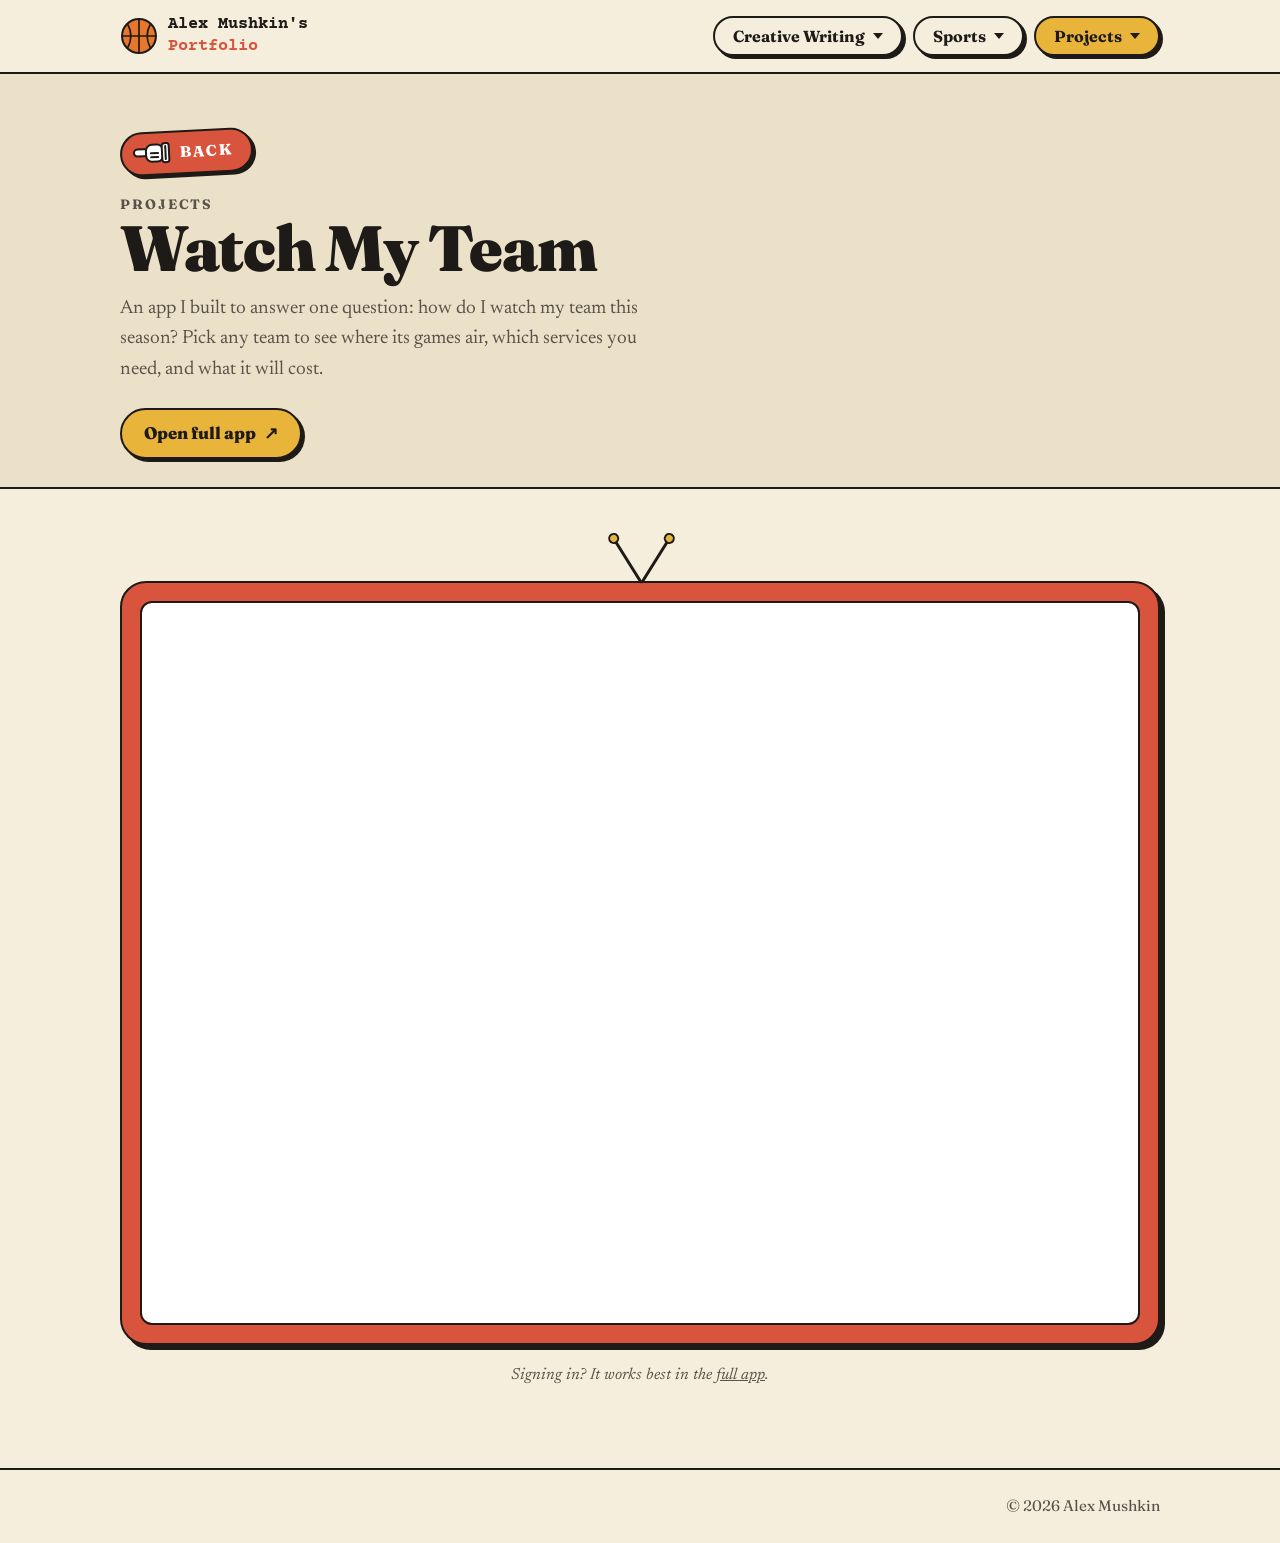
<file: watch-my-team.html>
<!doctype html>
<html lang="en">
<head>
  <meta charset="utf-8">
  <meta name="viewport" content="width=device-width, initial-scale=1">
  <link rel="preconnect" href="https://fonts.googleapis.com">
  <link rel="preconnect" href="https://fonts.gstatic.com" crossorigin>
  <link href="https://fonts.googleapis.com/css2?family=Courier+Prime:wght@700&family=Fraunces:opsz,wght@9..144,400;9..144,600;9..144,700;9..144,800;9..144,900&family=Newsreader:ital,opsz,wght@0,6..72,400;0,6..72,500;1,6..72,400&display=swap" rel="stylesheet">
  <link rel="stylesheet" href="css/styles.css?v=27">
  <title>Watch My Team · Alex Mushkin's Portfolio</title>
</head>
<body>
  <div id="site-header"></div>

  <main>
    <header class="page-head">
      <div class="wrap">
        <p class="eyebrow"><a href="projects.html">Projects</a></p>
        <h1>Watch My Team</h1>
        <p>An app I built to answer one question: how do I watch my team this season? Pick any team to see where its games air, which services you need, and what it will cost.</p>
        <a class="app-button" href="https://watch.alexmushkin.com" target="_blank" rel="noopener">Open full app <span aria-hidden="true">↗</span></a>
      </div>
    </header>

    <section class="page-body">
      <div class="wrap">
        <!-- quirk: the app plays on a little cartoon TV (the antenna wiggles when you hover it) -->
        <div class="tv">
          <div class="tv-antenna" aria-hidden="true"><span></span><span></span></div>
          <div class="tv-screen">
            <iframe src="https://watch.alexmushkin.com" title="Watch My Team app" loading="lazy"
                    allow="geolocation" referrerpolicy="strict-origin-when-cross-origin"></iframe>
          </div>
        </div>
        <p class="tv-note">Signing in? It works best in the <a href="https://watch.alexmushkin.com" target="_blank" rel="noopener">full app</a>.</p>
      </div>
    </section>
  </main>

  <div id="site-footer"></div>
  <script src="js/site.js?v=27"></script>
  <script src="js/quirks.js?v=27"></script>
</body>
</html>
</file>
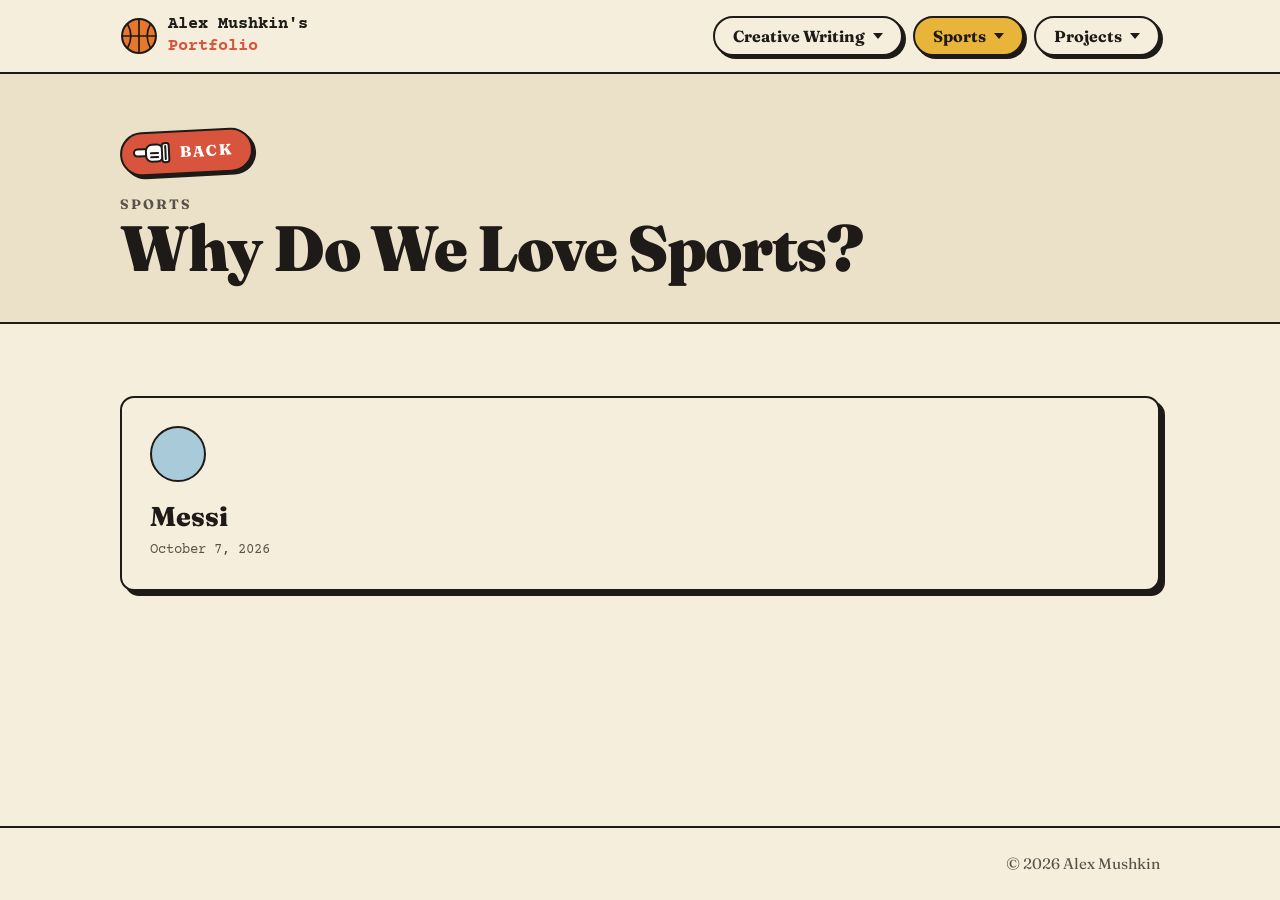
<file: why-do-we-love-sports.html>
<!doctype html>
<html lang="en">
<head>
  <meta charset="utf-8">
  <meta name="viewport" content="width=device-width, initial-scale=1">
  <link rel="preconnect" href="https://fonts.googleapis.com">
  <link rel="preconnect" href="https://fonts.gstatic.com" crossorigin>
  <link href="https://fonts.googleapis.com/css2?family=Courier+Prime:wght@700&family=Fraunces:opsz,wght@9..144,400;9..144,600;9..144,700;9..144,800;9..144,900&family=Newsreader:ital,opsz,wght@0,6..72,400;0,6..72,500;1,6..72,400&display=swap" rel="stylesheet">
  <link rel="stylesheet" href="css/styles.css?v=27">
  <title>Why Do We Love Sports? · Alex Mushkin's Portfolio</title>
</head>
<body>
  <div id="site-header"></div>

  <main>
    <header class="page-head">
      <div class="wrap">
        <p class="eyebrow"><a href="sports.html">Sports</a></p>
        <h1>Why Do We Love Sports?</h1>
      </div>
    </header>

    <section class="page-body">
      <div class="wrap">
        <div class="cards">
          <a class="card" href="messi.html">
            <div class="swatch swatch-sky"></div>
            <h3>Messi</h3>
          </a>
        </div>
      </div>
    </section>
  </main>

  <div id="site-footer"></div>
  <script src="js/site.js?v=27"></script>
  <script src="js/quirks.js?v=27"></script>
</body>
</html>
</file>
<file: css/styles.css>
/* ==========================================================
   Alex Mushkin's Portfolio
   Look: flat Guy Billout color fields + Harvey-comics ink.
   Cream paper, heavy black outlines, hard offset shadows.
   ========================================================== */

:root {
  --paper: #f5eedc;
  --paper-deep: #ebe1c8;
  --ink: #1d1a17;
  --ink-soft: #5a524a;
  --sky: #a9cbd9;
  --mustard: #e8b43a;
  --tomato: #d9543c;
  --grass: #7fa56b;

  --line: 2.5px solid var(--ink);
  --shadow: 5px 5px 0 var(--ink);
  --shadow-sm: 3px 3px 0 var(--ink);
  --radius: 14px;

  --font-display: "Fraunces", Georgia, serif;
  --font-body: "Newsreader", Georgia, serif;
  --font-type: "Courier Prime", "Courier New", monospace;

  --measure: 64ch;
}

* { box-sizing: border-box; }

html { -webkit-text-size-adjust: 100%; }

body {
  margin: 0;
  background: var(--paper);
  color: var(--ink);
  font-family: var(--font-body);
  font-size: 1.2rem;
  line-height: 1.6;
  min-height: 100vh;
  display: flex;
  flex-direction: column;
}

main { flex: 1; }

a { color: inherit; }

img, svg { max-width: 100%; display: block; }

.wrap {
  width: 100%;
  max-width: 1080px;
  margin: 0 auto;
  padding: 0 20px;
}

/* ---------- Header / nav ---------- */

.site-header {
  border-bottom: var(--line);
  background: var(--paper);
  position: sticky;
  top: 0;
  z-index: 10;
}

.site-header .wrap {
  display: flex;
  align-items: center;
  justify-content: space-between;
  gap: 16px;
  min-height: 72px;
  flex-wrap: wrap;
}

.logo {
  font-family: var(--font-display);
  font-weight: 900;
  font-size: 1.35rem;
  letter-spacing: -0.01em;
  text-decoration: none;
  display: inline-flex;
  align-items: center;
  gap: 10px;
}

.logo-mark {
  width: 38px;
  height: 38px;
  flex-shrink: 0;
  transition: transform 0.6s cubic-bezier(0.3, 1.6, 0.5, 1);
}

/* quirk: it's a basketball, and it spins when you hover the name */
.logo:hover .logo-mark { transform: rotate(200deg); }

/* Title is set in the typewriter's font, stacked on two lines */
.logo-text {
  display: flex;
  flex-direction: column;
  font-family: var(--font-type);
  font-weight: 700;
  font-size: 1.05rem;
  letter-spacing: 0;
}

.logo-line { display: block; line-height: 1.3; }
.logo-line.accent { color: var(--tomato); }

/* Home page: menu buttons start as empty outlines until their typed strips land */
.nav-link.is-waiting,
.nav-toggle.is-waiting { color: transparent; }
.nav-toggle.is-waiting .caret { border-top-color: transparent; }
.nav-toggle .caret { transition: border-top-color 0.25s ease; }
.nav-link.is-landed,
.nav-toggle.is-landed { animation: land 0.4s cubic-bezier(0.3, 1.6, 0.5, 1); }

@keyframes land {
  0% { transform: scale(1.15); }
  100% { transform: none; }
}

/* a cut strip of paper on its way up to become a menu button */
.paper-strip {
  position: fixed;
  z-index: 50;
  pointer-events: none;
  box-sizing: border-box;
  overflow: hidden;
  background: var(--paper);
  border: 2px solid var(--ink);
}

.paper-strip span {
  position: absolute;
  top: 50%;
  transform: translateY(-50%);
  white-space: nowrap;
  line-height: 1;
  font-family: var(--font-type);
  font-weight: 700;
  color: var(--ink);
}


.nav { display: flex; flex-wrap: wrap; gap: 10px; align-items: center; }

.nav-link,
.nav-toggle {
  font-family: var(--font-display);
  font-weight: 700;
  font-size: 1rem;
  color: var(--ink);
  background: var(--paper);
  border: var(--line);
  border-radius: 999px;
  padding: 8px 18px;
  text-decoration: none;
  cursor: pointer;
  box-shadow: var(--shadow-sm);
  transition: transform 0.12s ease, box-shadow 0.12s ease, background 0.12s ease, color 0.25s ease;
  display: inline-flex;
  align-items: center;
  gap: 8px;
}

.nav-link:hover,
.nav-toggle:hover,
.nav-link[aria-current="page"],
.nav-link.is-current,
.dropdown.is-current .nav-toggle {
  background: var(--mustard);
}

.nav-link:active,
.nav-toggle:active {
  transform: translate(3px, 3px);
  box-shadow: 0 0 0 var(--ink);
}

.nav-toggle .caret {
  width: 0;
  height: 0;
  border-left: 5px solid transparent;
  border-right: 5px solid transparent;
  border-top: 6px solid var(--ink);
  transition: transform 0.15s ease;
}

.dropdown { position: relative; }

.dropdown.is-open .nav-toggle .caret { transform: rotate(180deg); }

.dropdown-menu {
  position: absolute;
  top: calc(100% + 12px);
  right: 0;
  min-width: 280px;
  margin: 0;
  padding: 8px;
  list-style: none;
  background: var(--paper);
  border: var(--line);
  border-radius: var(--radius);
  box-shadow: var(--shadow);
  display: none;
}

.dropdown.is-open .dropdown-menu { display: block; }

.dropdown-menu a {
  display: block;
  padding: 10px 12px;
  border-radius: 8px;
  text-decoration: none;
  font-family: var(--font-display);
  font-weight: 600;
  font-size: 1rem;
  line-height: 1.3;
}

.dropdown-menu a:hover,
.dropdown-menu a[aria-current="page"] { background: var(--sky); }

/* a project with entries: link + its own little dropdown toggle */
.menu-row { display: flex; align-items: center; gap: 2px; }
.menu-row > a { flex: 1; }

.sub-toggle {
  flex-shrink: 0;
  display: grid;
  place-items: center;
  width: 32px;
  height: 32px;
  margin-right: 4px;
  padding: 0;
  border: 2px solid var(--ink);
  border-radius: 50%;
  background: var(--paper);
  box-shadow: 2px 2px 0 var(--ink);
  cursor: pointer;
  transition: background 0.12s ease;
}

.sub-toggle:hover,
.has-sub.is-open .sub-toggle { background: var(--mustard); }

.sub-toggle .caret {
  width: 0;
  height: 0;
  margin-top: 2px;
  border-left: 7px solid transparent;
  border-right: 7px solid transparent;
  border-top: 8px solid var(--ink);
  transition: transform 0.15s ease;
}

.has-sub.is-open .sub-toggle .caret { transform: rotate(180deg); margin-top: -2px; }

.submenu {
  display: none;
  list-style: none;
  margin: 0 0 6px 14px;
  padding: 0 0 0 8px;
  border-left: 2px dashed var(--ink-soft);
}

.has-sub.is-open > .submenu { display: block; }

.dropdown-menu .submenu a { font-weight: 500; font-size: 0.95rem; padding: 8px 10px; }

.submenu-empty {
  padding: 8px 10px;
  font-size: 0.9rem;
  font-style: italic;
  color: var(--ink-soft);
}

.dropdown-menu .menu-all {
  border-top: 2px dashed var(--ink-soft);
  margin-top: 6px;
  padding-top: 12px;
  font-weight: 400;
  font-style: italic;
}

/* ---------- Home hero ---------- */

.hero { padding: 24px 0 48px; }

.visually-hidden {
  position: absolute;
  width: 1px;
  height: 1px;
  margin: -1px;
  overflow: hidden;
  clip: rect(0 0 0 0);
  white-space: nowrap;
}

/* ---------- Hero animation stage ---------- */

/* the scene and the bio share one spot; the bio fades in when the scene leaves */
.stage-area { position: relative; display: grid; }
.stage-area > .stage,
.stage-area > .after-shot { grid-area: 1 / 1; }

.stage {
  display: block;
  width: 100%;
  height: auto; /* set by hero-animation.js to keep the drawing's scale */
  overflow: hidden;
  cursor: pointer;
  transition: opacity 0.6s ease;
}

.stage.is-done { display: none; }

/* bio that replaces the scene once the animation ends */
.after-shot {
  display: flex;
  align-items: center;
  padding: 24px 0;
  opacity: 0;
  visibility: hidden;
  transition: opacity 0.8s ease 0.3s, visibility 0s linear 0.3s;
}

.after-shot.is-shown { opacity: 1; visibility: visible; }

.bio {
  max-width: 30ch;
  margin: 0 auto;
  font-family: var(--font-display);
  font-weight: 600;
  font-size: clamp(1.4rem, 3.2vw, 2.2rem);
  line-height: 1.3;
  letter-spacing: -0.01em;
  text-align: center;
}
.stage:focus { outline: none; }
.stage:focus-visible { outline: 2.5px dashed var(--ink); outline-offset: 6px; border-radius: var(--radius); }

.stage .ink {
  stroke: var(--ink);
  stroke-width: 3;
  stroke-linecap: round;
  stroke-linejoin: round;
  fill: none;
}

.stage .paper { fill: #fffaf0; }
.stage .roller { fill: var(--ink); }
.stage .knob { fill: var(--mustard); }
.stage .key { fill: var(--paper); stroke: var(--ink); stroke-width: 2; }
.stage .key.is-down { fill: var(--mustard); }
.stage .shadow { fill: var(--ink); opacity: 0.15; }
.stage .ball-fill { fill: #e8772e; }
.stage .seam { stroke: var(--ink); stroke-width: 2.5; fill: none; }

.stage .typed {
  font-family: var(--font-type);
  font-size: 20px;
  font-weight: 700;
  fill: var(--ink);
}

.stage .cut { stroke: var(--ink); stroke-width: 1.5; }
.stage .scissors .blade { fill: #e4ddcd; stroke: var(--ink); stroke-width: 2; stroke-linejoin: round; }
.stage .scissors .shank { stroke: var(--ink); stroke-width: 3; stroke-linecap: round; }
.stage .scissors .handle { fill: var(--tomato); stroke: var(--ink); stroke-width: 2.5; }
.stage .scissors .pivot { fill: var(--ink); }

.stage .tick { stroke: var(--ink); stroke-width: 2; stroke-linecap: round; opacity: 0.45; }

.stage .figure * {
  stroke: var(--ink);
  stroke-width: 4;
  stroke-linecap: round;
  stroke-linejoin: round;
  fill: none;
}

.stage .figure circle { fill: var(--paper); }
.stage .figure .eye { fill: var(--ink); stroke: none; }
.stage .figure .shoe-upper { fill: #fff; stroke-width: 2.5; }
.stage .figure .shoe-stripe { stroke: var(--tomato); stroke-width: 2.5; }
.stage .figure .shoe-sole { fill: var(--tomato); stroke-width: 2.5; }

/* after the typewriter becomes the ball he hops down into the footer's
   bottom-left and keeps dribbling (size is set by hero-animation.js) */
.stage.is-mini {
  position: absolute;
  left: 16px;
  bottom: 4px;
  z-index: 1;
  transform-origin: 0 0;
}

.stage.is-mini #ground,
.stage.is-mini #ground-ticks { display: none; }

/* the ground he leaves behind, fading out */
.stage.ground-left {
  position: absolute;
  top: 0;
  left: 0;
  pointer-events: none;
}

/* ---------- Section cards ---------- */

.cards {
  display: grid;
  grid-template-columns: repeat(auto-fit, minmax(260px, 1fr));
  gap: 28px;
  padding: 24px 0 72px;
}

.card {
  display: block;
  text-decoration: none;
  background: var(--paper);
  border: var(--line);
  border-radius: var(--radius);
  box-shadow: var(--shadow);
  padding: 28px;
  transition: transform 0.15s ease, box-shadow 0.15s ease;
}

.card:hover {
  transform: translate(-3px, -3px);
  box-shadow: 8px 8px 0 var(--ink);
}

.card .swatch {
  width: 56px;
  height: 56px;
  border: var(--line);
  border-radius: 50%;
  margin-bottom: 20px;
}

.card h2,
.card h3 {
  font-family: var(--font-display);
  font-weight: 800;
  font-size: 1.7rem;
  line-height: 1.1;
  margin: 0 0 8px;
}

.card p { margin: 0; color: var(--ink-soft); }

.swatch-tomato { background: var(--tomato); }
.swatch-sky { background: var(--sky); }
.swatch-mustard { background: var(--mustard); }
.swatch-grass { background: var(--grass); }

/* ---------- Interior pages ---------- */

.page-head {
  padding: 56px 0 28px;
  border-bottom: var(--line);
  background: var(--paper-deep);
}

.eyebrow {
  font-family: var(--font-display);
  font-weight: 700;
  font-size: 0.85rem;
  letter-spacing: 0.14em;
  text-transform: uppercase;
  color: var(--tomato);
  margin: 0 0 10px;
}

.eyebrow a { text-decoration: none; }
.eyebrow a:hover { text-decoration: underline; }

.page-head h1 {
  font-family: var(--font-display);
  font-weight: 900;
  font-size: clamp(2.2rem, 5.5vw, 4rem);
  line-height: 1;
  letter-spacing: -0.02em;
  margin: 0 0 14px;
  max-width: 18ch;
}

.page-head p {
  margin: 0;
  color: var(--ink-soft);
  max-width: 50ch;
}

.page-head .dateline {
  margin-top: -4px;
  font-family: var(--font-type);
  font-size: 0.95rem;
  color: var(--ink-soft);
}

.card .card-date {
  margin-top: 6px;
  font-family: var(--font-type);
  font-size: 0.85rem;
}

/* ---------- Back button: a cartoon glove pointing the way ---------- */

.back-button {
  display: inline-flex;
  align-items: center;
  gap: 8px;
  margin-bottom: 20px;
  padding: 6px 18px 6px 10px;
  background: var(--tomato);
  color: #fff;
  font-family: var(--font-display);
  font-weight: 800;
  font-size: 0.95rem;
  letter-spacing: 0.1em;
  text-transform: uppercase;
  text-decoration: none;
  border: var(--line);
  border-radius: 999px;
  box-shadow: var(--shadow-sm);
  transform: rotate(-3deg);
  transition: transform 0.15s ease, box-shadow 0.15s ease;
}

.back-button .glove { width: 40px; height: 28px; overflow: visible; }

.back-button .glove rect,
.back-button .glove path {
  fill: #fff;
  stroke: var(--ink);
  stroke-width: 2;
  stroke-linejoin: round;
  stroke-linecap: round;
}

.back-button:hover,
.back-button:focus-visible {
  transform: rotate(0deg) translate(-2px, -2px);
  box-shadow: 5px 5px 0 var(--ink);
}

.back-button:hover .glove,
.back-button:focus-visible .glove { animation: poke 0.45s ease-in-out infinite alternate; }

.back-button:active {
  transform: translate(3px, 3px);
  box-shadow: 0 0 0 var(--ink);
}

@keyframes poke {
  from { transform: translateX(0); }
  to { transform: translateX(-6px); }
}

@media (prefers-reduced-motion: reduce) {
  .back-button:hover .glove,
  .back-button:focus-visible .glove { animation: none; }
}

.page-body { padding: 48px 0 80px; }

.empty {
  border: 2.5px dashed var(--ink-soft);
  border-radius: var(--radius);
  padding: 40px 28px;
  text-align: center;
  color: var(--ink-soft);
  font-style: italic;
}

/* ---------- Reading layout ---------- */

.prose {
  max-width: var(--measure);
  margin: 0 auto;
}

.prose h2 {
  font-family: var(--font-display);
  font-weight: 800;
  font-size: 1.8rem;
  line-height: 1.15;
  margin: 2.2em 0 0.5em;
}

.prose h2:first-child { margin-top: 0; }

.prose p { margin: 0 0 1.2em; }

.prose .placeholder { color: var(--ink-soft); font-style: italic; }

/* ---------- Embedded app (Watch My Team) ---------- */

.page-head .app-button {
  display: inline-flex;
  align-items: center;
  gap: 8px;
  margin-top: 22px;
  padding: 10px 22px;
  background: var(--mustard);
  font-family: var(--font-display);
  font-weight: 800;
  font-size: 1.05rem;
  text-decoration: none;
  border: var(--line);
  border-radius: 999px;
  box-shadow: var(--shadow-sm);
  transition: transform 0.12s ease, box-shadow 0.12s ease;
}

.page-head .app-button:hover { transform: translate(-2px, -2px); box-shadow: var(--shadow); }
.page-head .app-button:active { transform: translate(3px, 3px); box-shadow: 0 0 0 var(--ink); }

/* the app plays on a cartoon TV */
.tv {
  position: relative;
  margin-top: 44px;
  padding: 18px;
  background: var(--tomato);
  border: var(--line);
  border-radius: 26px;
  box-shadow: var(--shadow);
}

.tv-antenna {
  position: absolute;
  bottom: 100%;
  left: 50%;
  width: 0;
  height: 46px;
  transform-origin: 50% 100%;
}

.tv-antenna span {
  position: absolute;
  bottom: 0;
  width: 3px;
  height: 52px;
  background: var(--ink);
  border-radius: 2px;
  transform-origin: 50% 100%;
}

.tv-antenna span::after {
  content: "";
  position: absolute;
  top: -6px;
  left: -4px;
  width: 11px;
  height: 11px;
  border-radius: 50%;
  background: var(--mustard);
  border: 2px solid var(--ink);
  box-sizing: border-box;
}

.tv-antenna span:first-child { transform: rotate(-32deg); }
.tv-antenna span:last-child { transform: rotate(32deg); }

.tv:hover .tv-antenna { animation: wiggle 0.5s ease-in-out 2; }

@keyframes wiggle {
  25% { transform: rotate(-7deg); }
  75% { transform: rotate(7deg); }
}

.tv-screen {
  overflow: hidden;
  background: #fff;
  border: var(--line);
  border-radius: 12px;
}

.tv-screen iframe {
  display: block;
  width: 100%;
  height: min(80vh, 900px);
  min-height: 520px;
  border: 0;
}

.tv-note {
  margin: 18px 0 0;
  text-align: center;
  font-size: 1rem;
  font-style: italic;
  color: var(--ink-soft);
}

@media (max-width: 760px) {
  .tv { padding: 10px; border-radius: 18px; }
  .tv-screen iframe { height: 75vh; min-height: 440px; }
}

@media (prefers-reduced-motion: reduce) {
  .tv:hover .tv-antenna { animation: none; }
}

/* ---------- Footer ---------- */

.site-footer {
  position: relative;
  text-align: right; /* bottom left is where the little dribbler lands on the home page */
  border-top: var(--line);
  padding: 24px 0;
  font-family: var(--font-display);
  font-size: 0.95rem;
  color: var(--ink-soft);
}

/* ---------- Quirks ---------- */

.quirk-ball {
  position: fixed;
  top: 0;
  left: 0;
  width: 56px;
  height: 56px;
  z-index: 100;
  pointer-events: none;
}

/* ---------- Small screens ---------- */

@media (max-width: 760px) {
  body { font-size: 1.1rem; }

  .site-header .wrap { padding-top: 12px; padding-bottom: 12px; }

  /* menus open full width under the header, so a wrapped button's menu stays on screen */
  .site-header .wrap { position: relative; }
  .dropdown { position: static; }
  .dropdown-menu { left: 20px; right: 20px; top: calc(100% - 4px); min-width: 0; }
}

@media (max-width: 420px) {
  .nav-link, .nav-toggle { padding: 7px 14px; font-size: 0.95rem; }
  .logo-text { font-size: 0.95rem; }
}

@media (prefers-reduced-motion: reduce) {
  * { transition: none !important; }
}
</file>
